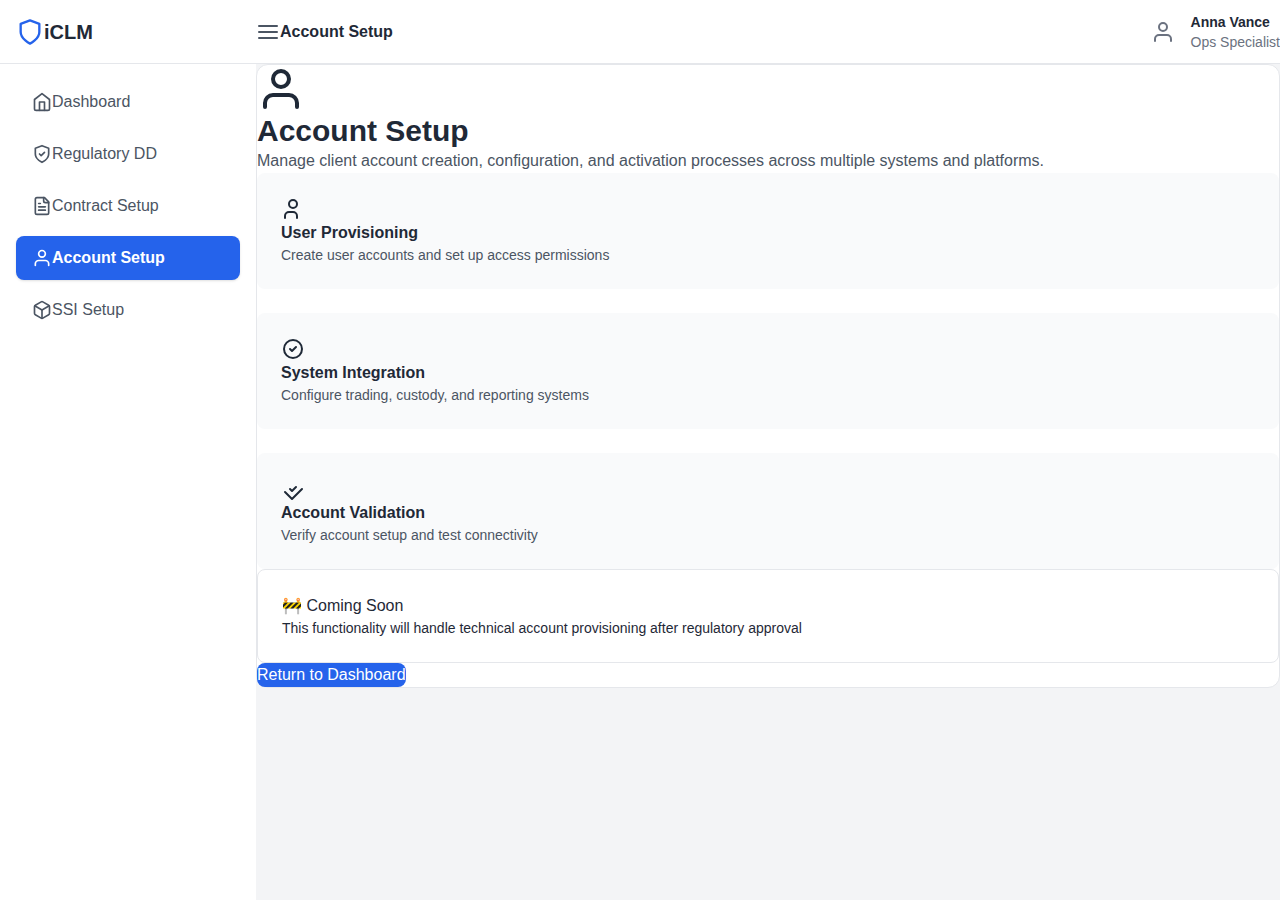
<file: templates/accounts.html>
<!DOCTYPE html>
<html lang="en">
<head>
    <meta charset="UTF-8">
    <meta name="viewport" content="width=device-width, initial-scale=1.0">
    <title>Account Setup - iCLM</title>
    <link rel="stylesheet" href="/static/css/tailwind.min.css">
    <style>
        body {
            font-family: -apple-system, BlinkMacSystemFont, 'Segoe UI', 'Roboto', 'Helvetica Neue', Arial, sans-serif;
        }
        .sidebar {
            transition: width 0.3s ease;
        }
        .sidebar-icon {
            flex-shrink: 0;
        }
        .sidebar-text {
            white-space: nowrap;
            overflow: hidden;
        }
    </style>
</head>
<body class="bg-gray-50 text-gray-800">
    <div class="flex h-screen">
        <!-- Sidebar -->
        <aside id="sidebar" class="sidebar bg-white w-64 flex flex-col shadow-lg">
            <div class="flex items-center justify-start p-4 border-b h-16">
                <svg xmlns="http://www.w3.org/2000/svg" width="28" height="28" viewBox="0 0 24 24" fill="none" stroke="currentColor" stroke-width="2" stroke-linecap="round" stroke-linejoin="round" class="text-blue-600"><path d="M12 22s8-4 8-10V5l-8-3-8 3v7c0 6 8 10 8 10z"></path></svg>
                <h1 id="sidebar-title" class="text-xl font-bold ml-3 text-gray-800 sidebar-text">iCLM</h1>
            </div>
            <nav class="flex-1 px-4 py-4 space-y-2">
                <a href="/" class="flex items-center px-4 py-2.5 text-gray-600 hover:bg-gray-200 rounded-lg">
                    <svg xmlns="http://www.w3.org/2000/svg" width="20" height="20" viewBox="0 0 24 24" fill="none" stroke="currentColor" stroke-width="2" stroke-linecap="round" stroke-linejoin="round" class="sidebar-icon"><path d="m3 9 9-7 9 7v11a2 2 0 0 1-2 2H5a2 2 0 0 1-2-2z"></path><polyline points="9 22 9 12 15 12 15 22"></polyline></svg>
                    <span class="ml-4 sidebar-text">Dashboard</span>
                </a>
                <a href="/regulatory" class="flex items-center px-4 py-2.5 text-gray-600 hover:bg-gray-200 rounded-lg">
                    <svg xmlns="http://www.w3.org/2000/svg" width="20" height="20" viewBox="0 0 24 24" fill="none" stroke="currentColor" stroke-width="2" stroke-linecap="round" stroke-linejoin="round" class="sidebar-icon"><path d="M12 22s8-4 8-10V5l-8-3-8 3v7c0 6 8 10 8 10z"></path><path d="m9 12 2 2 4-4"></path></svg>
                    <span class="ml-4 sidebar-text">Regulatory DD</span>
                </a>
                <a href="/contracts" class="flex items-center px-4 py-2.5 text-gray-600 hover:bg-gray-200 rounded-lg">
                    <svg xmlns="http://www.w3.org/2000/svg" width="20" height="20" viewBox="0 0 24 24" fill="none" stroke="currentColor" stroke-width="2" stroke-linecap="round" stroke-linejoin="round" class="sidebar-icon"><path d="M15 2H6a2 2 0 0 0-2 2v16a2 2 0 0 0 2 2h12a2 2 0 0 0 2-2V7Z"></path><path d="M14 2v4a2 2 0 0 0 2 2h4"></path><path d="M10 9H8"></path><path d="M16 13H8"></path><path d="M16 17H8"></path></svg>
                    <span class="ml-4 sidebar-text">Contract Setup</span>
                </a>
                <a href="/accounts" class="flex items-center px-4 py-2.5 text-white bg-blue-600 rounded-lg font-semibold shadow">
                    <svg xmlns="http://www.w3.org/2000/svg" width="20" height="20" viewBox="0 0 24 24" fill="none" stroke="currentColor" stroke-width="2" stroke-linecap="round" stroke-linejoin="round" class="sidebar-icon"><path d="M20 21v-2a4 4 0 0 0-4-4H8a4 4 0 0 0-4 4v2"></path><circle cx="12" cy="7" r="4"></circle></svg>
                    <span class="ml-4 sidebar-text">Account Setup</span>
                </a>
                <a href="/ssi" class="flex items-center px-4 py-2.5 text-gray-600 hover:bg-gray-200 rounded-lg">
                    <svg xmlns="http://www.w3.org/2000/svg" width="20" height="20" viewBox="0 0 24 24" fill="none" stroke="currentColor" stroke-width="2" stroke-linecap="round" stroke-linejoin="round" class="sidebar-icon"><path d="M21 16V8a2 2 0 0 0-1-1.73l-7-4a2 2 0 0 0-2 0l-7 4A2 2 0 0 0 3 8v8a2 2 0 0 0 1 1.73l7 4a2 2 0 0 0 2 0l7-4A2 2 0 0 0 21 16z"></path><polyline points="3.29 7 12 12 20.71 7"></polyline><line x1="12" y1="22" x2="12" y2="12"></line></svg>
                    <span class="ml-4 sidebar-text">SSI Setup</span>
                </a>
            </nav>
        </aside>

        <!-- Main Content -->
        <main class="flex-1 flex flex-col overflow-y-auto">
            <!-- Header -->
            <header class="flex items-center justify-between pl-16 pr-8 border-b bg-white shadow-sm h-16">
                <div class="flex items-center space-x-4">
                    <button id="toggle-sidebar" class="text-gray-600 hover:text-gray-800 focus:outline-none">
                        <svg xmlns="http://www.w3.org/2000/svg" width="24" height="24" viewBox="0 0 24 24" fill="none" stroke="currentColor" stroke-width="2" stroke-linecap="round" stroke-linejoin="round"><line x1="3" y1="12" x2="21" y2="12"></line><line x1="3" y1="6" x2="21" y2="6"></line><line x1="3" y1="18" x2="21" y2="18"></line></svg>
                    </button>
                    <h2 class="text-lg font-semibold text-gray-900">Account Setup</h2>
                </div>
                <div class="flex items-center">
                    <div class="w-10 h-10 rounded-full bg-gray-200 flex items-center justify-center">
                        <svg xmlns="http://www.w3.org/2000/svg" width="24" height="24" viewBox="0 0 24 24" fill="none" stroke="currentColor" stroke-width="2" stroke-linecap="round" stroke-linejoin="round" class="text-gray-500">
                            <path d="M20 21v-2a4 4 0 0 0-4-4H8a4 4 0 0 0-4 4v2"></path>
                            <circle cx="12" cy="7" r="4"></circle>
                        </svg>
                    </div>
                    <div class="ml-3 text-sm">
                        <p class="font-semibold text-gray-800">Anna Vance</p>
                        <p class="text-gray-500">Ops Specialist</p>
                    </div>
                </div>
            </header>

            <!-- Main Content Area -->
            <div class="flex-1 bg-gray-100 overflow-y-auto">
                <div class="max-w-7xl mx-auto px-8 py-8">

                    <!-- Coming Soon Card -->
                    <div class="bg-white rounded-xl shadow-sm border p-12 text-center">
                        <div class="mx-auto w-24 h-24 bg-cyan-50 rounded-full flex items-center justify-center mb-6">
                            <svg xmlns="http://www.w3.org/2000/svg" width="48" height="48" viewBox="0 0 24 24" fill="none" stroke="currentColor" stroke-width="2" stroke-linecap="round" stroke-linejoin="round" class="text-cyan-600"><path d="M20 21v-2a4 4 0 0 0-4-4H8a4 4 0 0 0-4 4v2"></path><circle cx="12" cy="7" r="4"></circle></svg>
                        </div>
                        <h1 class="text-3xl font-bold text-gray-900 mb-4">Account Setup</h1>
                        <p class="text-lg text-gray-600 mb-8 max-w-2xl mx-auto">
                            Manage client account creation, configuration, and activation processes across multiple systems and platforms.
                        </p>

                        <!-- Feature Preview -->
                        <div class="grid grid-cols-1 md:grid-cols-3 gap-6 max-w-4xl mx-auto mb-8">
                            <div class="bg-gray-50 p-6 rounded-lg">
                                <div class="w-12 h-12 bg-cyan-100 rounded-lg flex items-center justify-center mx-auto mb-4">
                                    <svg xmlns="http://www.w3.org/2000/svg" width="24" height="24" viewBox="0 0 24 24" fill="none" stroke="currentColor" stroke-width="2" stroke-linecap="round" stroke-linejoin="round" class="text-cyan-600"><path d="M16 21v-2a4 4 0 0 0-4-4H8a4 4 0 0 0-4 4v2"></path><circle cx="12" cy="7" r="4"></circle></svg>
                                </div>
                                <h3 class="font-semibold text-gray-900 mb-2">User Provisioning</h3>
                                <p class="text-sm text-gray-600">Create user accounts and set up access permissions</p>
                            </div>

                            <div class="bg-gray-50 p-6 rounded-lg">
                                <div class="w-12 h-12 bg-cyan-100 rounded-lg flex items-center justify-center mx-auto mb-4">
                                    <svg xmlns="http://www.w3.org/2000/svg" width="24" height="24" viewBox="0 0 24 24" fill="none" stroke="currentColor" stroke-width="2" stroke-linecap="round" stroke-linejoin="round" class="text-cyan-600"><path d="M9 12l2 2 4-4"></path><circle cx="12" cy="12" r="9"></circle></svg>
                                </div>
                                <h3 class="font-semibold text-gray-900 mb-2">System Integration</h3>
                                <p class="text-sm text-gray-600">Configure trading, custody, and reporting systems</p>
                            </div>

                            <div class="bg-gray-50 p-6 rounded-lg">
                                <div class="w-12 h-12 bg-cyan-100 rounded-lg flex items-center justify-center mx-auto mb-4">
                                    <svg xmlns="http://www.w3.org/2000/svg" width="24" height="24" viewBox="0 0 24 24" fill="none" stroke="currentColor" stroke-width="2" stroke-linecap="round" stroke-linejoin="round" class="text-cyan-600"><path d="m9 12 2 2 4-4"></path><path d="m21 12-10 10-7-7"></path></svg>
                                </div>
                                <h3 class="font-semibold text-gray-900 mb-2">Account Validation</h3>
                                <p class="text-sm text-gray-600">Verify account setup and test connectivity</p>
                            </div>
                        </div>

                        <div class="bg-blue-50 border border-blue-200 rounded-lg p-6 mb-6">
                            <p class="text-blue-800 font-medium">🚧 Coming Soon</p>
                            <p class="text-blue-700 text-sm mt-1">This functionality will handle technical account provisioning after regulatory approval</p>
                        </div>

                        <button onclick="window.location.href='/'" class="bg-blue-600 text-white px-6 py-3 rounded-lg hover:bg-blue-700 transition-colors">
                            Return to Dashboard
                        </button>
                    </div>

                </div>
            </div>
        </main>
    </div>

    <script>
        // Sidebar toggle functionality
        const sidebar = document.getElementById('sidebar');
        const toggleButton = document.getElementById('toggle-sidebar');

        if (toggleButton) {
            toggleButton.addEventListener('click', () => {
                sidebar.classList.toggle('w-64');
                sidebar.classList.toggle('w-20');
                document.getElementById('sidebar-title').classList.toggle('hidden');
                document.querySelectorAll('.sidebar-text').forEach(text => {
                    text.classList.toggle('hidden');
                });
            });
        }
    </script>
</body>
</html>
</file>
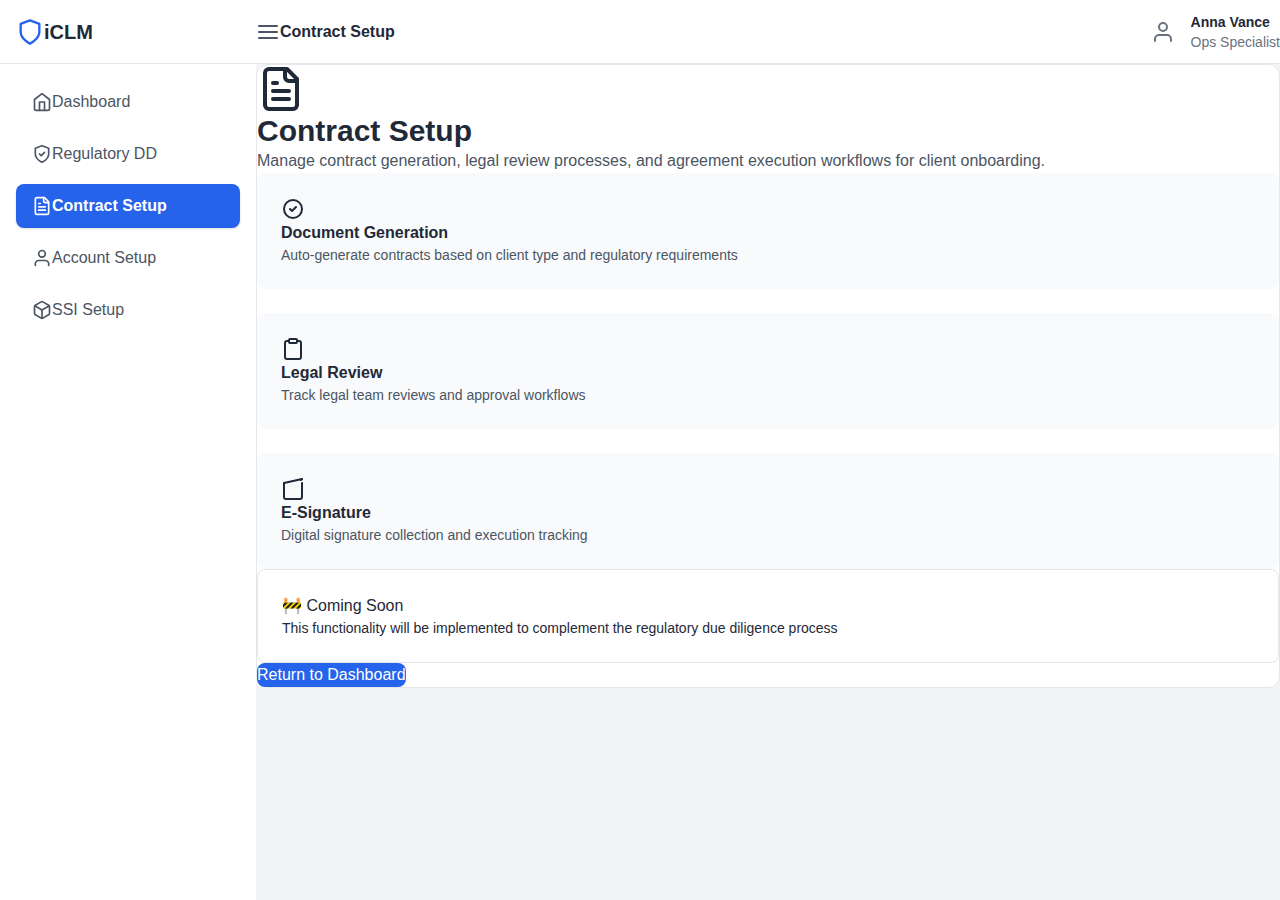
<file: templates/contracts.html>
<!DOCTYPE html>
<html lang="en">
<head>
    <meta charset="UTF-8">
    <meta name="viewport" content="width=device-width, initial-scale=1.0">
    <title>Contract Setup - iCLM</title>
    <link rel="stylesheet" href="/static/css/tailwind.min.css">
    <style>
        body {
            font-family: -apple-system, BlinkMacSystemFont, 'Segoe UI', 'Roboto', 'Helvetica Neue', Arial, sans-serif;
        }
        .sidebar {
            transition: width 0.3s ease;
        }
        .sidebar-icon {
            flex-shrink: 0;
        }
        .sidebar-text {
            white-space: nowrap;
            overflow: hidden;
        }
    </style>
</head>
<body class="bg-gray-50 text-gray-800">
    <div class="flex h-screen">
        <!-- Sidebar -->
        <aside id="sidebar" class="sidebar bg-white w-64 flex flex-col shadow-lg">
            <div class="flex items-center justify-start p-4 border-b h-16">
                <svg xmlns="http://www.w3.org/2000/svg" width="28" height="28" viewBox="0 0 24 24" fill="none" stroke="currentColor" stroke-width="2" stroke-linecap="round" stroke-linejoin="round" class="text-blue-600"><path d="M12 22s8-4 8-10V5l-8-3-8 3v7c0 6 8 10 8 10z"></path></svg>
                <h1 id="sidebar-title" class="text-xl font-bold ml-3 text-gray-800 sidebar-text">iCLM</h1>
            </div>
            <nav class="flex-1 px-4 py-4 space-y-2">
                <a href="/" class="flex items-center px-4 py-2.5 text-gray-600 hover:bg-gray-200 rounded-lg">
                    <svg xmlns="http://www.w3.org/2000/svg" width="20" height="20" viewBox="0 0 24 24" fill="none" stroke="currentColor" stroke-width="2" stroke-linecap="round" stroke-linejoin="round" class="sidebar-icon"><path d="m3 9 9-7 9 7v11a2 2 0 0 1-2 2H5a2 2 0 0 1-2-2z"></path><polyline points="9 22 9 12 15 12 15 22"></polyline></svg>
                    <span class="ml-4 sidebar-text">Dashboard</span>
                </a>
                <a href="/regulatory" class="flex items-center px-4 py-2.5 text-gray-600 hover:bg-gray-200 rounded-lg">
                    <svg xmlns="http://www.w3.org/2000/svg" width="20" height="20" viewBox="0 0 24 24" fill="none" stroke="currentColor" stroke-width="2" stroke-linecap="round" stroke-linejoin="round" class="sidebar-icon"><path d="M12 22s8-4 8-10V5l-8-3-8 3v7c0 6 8 10 8 10z"></path><path d="m9 12 2 2 4-4"></path></svg>
                    <span class="ml-4 sidebar-text">Regulatory DD</span>
                </a>
                <a href="/contracts" class="flex items-center px-4 py-2.5 text-white bg-blue-600 rounded-lg font-semibold shadow">
                    <svg xmlns="http://www.w3.org/2000/svg" width="20" height="20" viewBox="0 0 24 24" fill="none" stroke="currentColor" stroke-width="2" stroke-linecap="round" stroke-linejoin="round" class="sidebar-icon"><path d="M15 2H6a2 2 0 0 0-2 2v16a2 2 0 0 0 2 2h12a2 2 0 0 0 2-2V7Z"></path><path d="M14 2v4a2 2 0 0 0 2 2h4"></path><path d="M10 9H8"></path><path d="M16 13H8"></path><path d="M16 17H8"></path></svg>
                    <span class="ml-4 sidebar-text">Contract Setup</span>
                </a>
                <a href="/accounts" class="flex items-center px-4 py-2.5 text-gray-600 hover:bg-gray-200 rounded-lg">
                    <svg xmlns="http://www.w3.org/2000/svg" width="20" height="20" viewBox="0 0 24 24" fill="none" stroke="currentColor" stroke-width="2" stroke-linecap="round" stroke-linejoin="round" class="sidebar-icon"><path d="M20 21v-2a4 4 0 0 0-4-4H8a4 4 0 0 0-4 4v2"></path><circle cx="12" cy="7" r="4"></circle></svg>
                    <span class="ml-4 sidebar-text">Account Setup</span>
                </a>
                <a href="/ssi" class="flex items-center px-4 py-2.5 text-gray-600 hover:bg-gray-200 rounded-lg">
                    <svg xmlns="http://www.w3.org/2000/svg" width="20" height="20" viewBox="0 0 24 24" fill="none" stroke="currentColor" stroke-width="2" stroke-linecap="round" stroke-linejoin="round" class="sidebar-icon"><path d="M21 16V8a2 2 0 0 0-1-1.73l-7-4a2 2 0 0 0-2 0l-7 4A2 2 0 0 0 3 8v8a2 2 0 0 0 1 1.73l7 4a2 2 0 0 0 2 0l7-4A2 2 0 0 0 21 16z"></path><polyline points="3.29 7 12 12 20.71 7"></polyline><line x1="12" y1="22" x2="12" y2="12"></line></svg>
                    <span class="ml-4 sidebar-text">SSI Setup</span>
                </a>
            </nav>
        </aside>

        <!-- Main Content -->
        <main class="flex-1 flex flex-col overflow-y-auto">
            <!-- Header -->
            <header class="flex items-center justify-between pl-16 pr-8 border-b bg-white shadow-sm h-16">
                <div class="flex items-center space-x-4">
                    <button id="toggle-sidebar" class="text-gray-600 hover:text-gray-800 focus:outline-none">
                        <svg xmlns="http://www.w3.org/2000/svg" width="24" height="24" viewBox="0 0 24 24" fill="none" stroke="currentColor" stroke-width="2" stroke-linecap="round" stroke-linejoin="round"><line x1="3" y1="12" x2="21" y2="12"></line><line x1="3" y1="6" x2="21" y2="6"></line><line x1="3" y1="18" x2="21" y2="18"></line></svg>
                    </button>
                    <h2 class="text-lg font-semibold text-gray-900">Contract Setup</h2>
                </div>
                <div class="flex items-center">
                    <div class="w-10 h-10 rounded-full bg-gray-200 flex items-center justify-center">
                        <svg xmlns="http://www.w3.org/2000/svg" width="24" height="24" viewBox="0 0 24 24" fill="none" stroke="currentColor" stroke-width="2" stroke-linecap="round" stroke-linejoin="round" class="text-gray-500">
                            <path d="M20 21v-2a4 4 0 0 0-4-4H8a4 4 0 0 0-4 4v2"></path>
                            <circle cx="12" cy="7" r="4"></circle>
                        </svg>
                    </div>
                    <div class="ml-3 text-sm">
                        <p class="font-semibold text-gray-800">Anna Vance</p>
                        <p class="text-gray-500">Ops Specialist</p>
                    </div>
                </div>
            </header>

            <!-- Main Content Area -->
            <div class="flex-1 bg-gray-100 overflow-y-auto">
                <div class="max-w-7xl mx-auto px-8 py-8">

                    <!-- Coming Soon Card -->
                    <div class="bg-white rounded-xl shadow-sm border p-12 text-center">
                        <div class="mx-auto w-24 h-24 bg-purple-50 rounded-full flex items-center justify-center mb-6">
                            <svg xmlns="http://www.w3.org/2000/svg" width="48" height="48" viewBox="0 0 24 24" fill="none" stroke="currentColor" stroke-width="2" stroke-linecap="round" stroke-linejoin="round" class="text-purple-600"><path d="M15 2H6a2 2 0 0 0-2 2v16a2 2 0 0 0 2 2h12a2 2 0 0 0 2-2V7Z"></path><path d="M14 2v4a2 2 0 0 0 2 2h4"></path><path d="M10 9H8"></path><path d="M16 13H8"></path><path d="M16 17H8"></path></svg>
                        </div>
                        <h1 class="text-3xl font-bold text-gray-900 mb-4">Contract Setup</h1>
                        <p class="text-lg text-gray-600 mb-8 max-w-2xl mx-auto">
                            Manage contract generation, legal review processes, and agreement execution workflows for client onboarding.
                        </p>

                        <!-- Feature Preview -->
                        <div class="grid grid-cols-1 md:grid-cols-3 gap-6 max-w-4xl mx-auto mb-8">
                            <div class="bg-gray-50 p-6 rounded-lg">
                                <div class="w-12 h-12 bg-purple-100 rounded-lg flex items-center justify-center mx-auto mb-4">
                                    <svg xmlns="http://www.w3.org/2000/svg" width="24" height="24" viewBox="0 0 24 24" fill="none" stroke="currentColor" stroke-width="2" stroke-linecap="round" stroke-linejoin="round" class="text-purple-600"><path d="m9 12 2 2 4-4"></path><circle cx="12" cy="12" r="9"></circle></svg>
                                </div>
                                <h3 class="font-semibold text-gray-900 mb-2">Document Generation</h3>
                                <p class="text-sm text-gray-600">Auto-generate contracts based on client type and regulatory requirements</p>
                            </div>

                            <div class="bg-gray-50 p-6 rounded-lg">
                                <div class="w-12 h-12 bg-purple-100 rounded-lg flex items-center justify-center mx-auto mb-4">
                                    <svg xmlns="http://www.w3.org/2000/svg" width="24" height="24" viewBox="0 0 24 24" fill="none" stroke="currentColor" stroke-width="2" stroke-linecap="round" stroke-linejoin="round" class="text-purple-600"><path d="M16 4h2a2 2 0 0 1 2 2v14a2 2 0 0 1-2 2H6a2 2 0 0 1-2-2V6a2 2 0 0 1 2-2h2"></path><rect x="8" y="2" width="8" height="4" rx="1" ry="1"></rect></svg>
                                </div>
                                <h3 class="font-semibold text-gray-900 mb-2">Legal Review</h3>
                                <p class="text-sm text-gray-600">Track legal team reviews and approval workflows</p>
                            </div>

                            <div class="bg-gray-50 p-6 rounded-lg">
                                <div class="w-12 h-12 bg-purple-100 rounded-lg flex items-center justify-center mx-auto mb-4">
                                    <svg xmlns="http://www.w3.org/2000/svg" width="24" height="24" viewBox="0 0 24 24" fill="none" stroke="currentColor" stroke-width="2" stroke-linecap="round" stroke-linejoin="round" class="text-purple-600"><path d="m21 2-1 1"></path><path d="M3 6v14a2 2 0 0 0 2 2h14a2 2 0 0 0 2-2V6"></path><path d="M3 6l18-4"></path></svg>
                                </div>
                                <h3 class="font-semibold text-gray-900 mb-2">E-Signature</h3>
                                <p class="text-sm text-gray-600">Digital signature collection and execution tracking</p>
                            </div>
                        </div>

                        <div class="bg-blue-50 border border-blue-200 rounded-lg p-6 mb-6">
                            <p class="text-blue-800 font-medium">🚧 Coming Soon</p>
                            <p class="text-blue-700 text-sm mt-1">This functionality will be implemented to complement the regulatory due diligence process</p>
                        </div>

                        <button onclick="window.location.href='/'" class="bg-blue-600 text-white px-6 py-3 rounded-lg hover:bg-blue-700 transition-colors">
                            Return to Dashboard
                        </button>
                    </div>

                </div>
            </div>
        </main>
    </div>

    <script>
        // Sidebar toggle functionality
        const sidebar = document.getElementById('sidebar');
        const toggleButton = document.getElementById('toggle-sidebar');

        if (toggleButton) {
            toggleButton.addEventListener('click', () => {
                sidebar.classList.toggle('w-64');
                sidebar.classList.toggle('w-20');
                document.getElementById('sidebar-title').classList.toggle('hidden');
                document.querySelectorAll('.sidebar-text').forEach(text => {
                    text.classList.toggle('hidden');
                });
            });
        }
    </script>
</body>
</html>
</file>
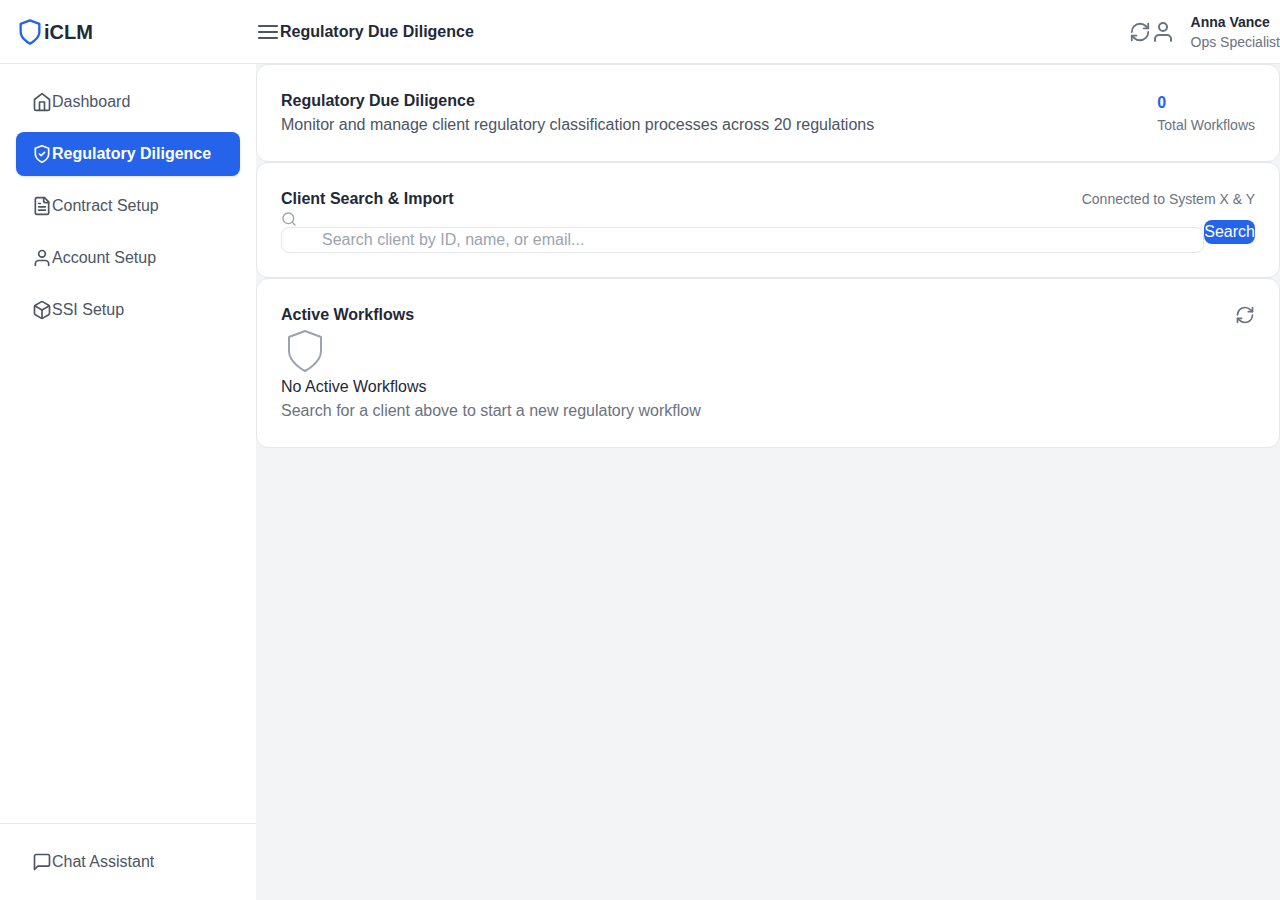
<file: templates/regulatory 2.html>
<!DOCTYPE html>
<html lang="en">
<head>
    <meta charset="UTF-8">
    <meta name="viewport" content="width=device-width, initial-scale=1.0">
    <title>Regulatory Due Diligence - iCLM</title>
    <link rel="stylesheet" href="/static/css/tailwind.min.css">
    <style>
        body {
            font-family: -apple-system, BlinkMacSystemFont, 'Segoe UI', 'Roboto', 'Helvetica Neue', Arial, sans-serif;
        }
        .sidebar {
            transition: width 0.3s ease;
        }
        .sidebar-icon {
            flex-shrink: 0;
        }
        .sidebar-text {
            white-space: nowrap;
            overflow: hidden;
        }
        .status-badge {
            display: inline-flex;
            align-items: center;
            padding: 0.25rem 0.75rem;
            border-radius: 9999px;
            font-size: 0.75rem;
            font-weight: 600;
            text-transform: uppercase;
        }
        .status-passed {
            background-color: #dcfce7;
            color: #166534;
        }
        .status-failed {
            background-color: #fee2e2;
            color: #991b1b;
        }
        .status-manual-review {
            background-color: #fef3c7;
            color: #92400e;
        }
        .status-pending {
            background-color: #f3f4f6;
            color: #374151;
        }
        .check-card {
            transition: all 0.2s ease;
        }
        .check-card:hover {
            box-shadow: 0 10px 15px -3px rgba(0, 0, 0, 0.1);
            transform: translateY(-1px);
        }
        .progress-bar {
            background: linear-gradient(90deg, #3b82f6, #10b981);
            border-radius: 9999px;
            height: 0.5rem;
            transition: width 0.3s ease;
        }
    </style>
</head>
<body class="bg-gray-50 text-gray-800">
    <div class="flex h-screen">
        <!-- Sidebar -->
        <aside id="sidebar" class="sidebar bg-white w-64 flex flex-col shadow-lg">
            <div class="flex items-center justify-start p-4 border-b h-16">
                <svg xmlns="http://www.w3.org/2000/svg" width="28" height="28" viewBox="0 0 24 24" fill="none" stroke="currentColor" stroke-width="2" stroke-linecap="round" stroke-linejoin="round" class="text-blue-600"><path d="M12 22s8-4 8-10V5l-8-3-8 3v7c0 6 8 10 8 10z"></path></svg>
                <h1 id="sidebar-title" class="text-xl font-bold ml-3 text-gray-800 sidebar-text">iCLM</h1>
            </div>
            <nav class="flex-1 px-4 py-4 space-y-2">
                <a href="/" class="flex items-center px-4 py-2.5 text-gray-600 hover:bg-gray-200 rounded-lg">
                    <svg xmlns="http://www.w3.org/2000/svg" width="20" height="20" viewBox="0 0 24 24" fill="none" stroke="currentColor" stroke-width="2" stroke-linecap="round" stroke-linejoin="round" class="sidebar-icon"><path d="m3 9 9-7 9 7v11a2 2 0 0 1-2 2H5a2 2 0 0 1-2-2z"></path><polyline points="9 22 9 12 15 12 15 22"></polyline></svg>
                    <span class="ml-4 sidebar-text">Dashboard</span>
                </a>
                <a href="/regulatory" class="flex items-center px-4 py-2.5 text-white bg-blue-600 rounded-lg font-semibold shadow">
                    <svg xmlns="http://www.w3.org/2000/svg" width="20" height="20" viewBox="0 0 24 24" fill="none" stroke="currentColor" stroke-width="2" stroke-linecap="round" stroke-linejoin="round" class="sidebar-icon"><path d="M12 22s8-4 8-10V5l-8-3-8 3v7c0 6 8 10 8 10z"></path><path d="m9 12 2 2 4-4"></path></svg>
                    <span class="ml-4 sidebar-text">Regulatory Diligence</span>
                </a>
                <a href="/contracts" class="flex items-center px-4 py-2.5 text-gray-600 hover:bg-gray-200 rounded-lg">
                    <svg xmlns="http://www.w3.org/2000/svg" width="20" height="20" viewBox="0 0 24 24" fill="none" stroke="currentColor" stroke-width="2" stroke-linecap="round" stroke-linejoin="round" class="sidebar-icon"><path d="M15 2H6a2 2 0 0 0-2 2v16a2 2 0 0 0 2 2h12a2 2 0 0 0 2-2V7Z"></path><path d="M14 2v4a2 2 0 0 0 2 2h4"></path><path d="M10 9H8"></path><path d="M16 13H8"></path><path d="M16 17H8"></path></svg>
                    <span class="ml-4 sidebar-text">Contract Setup</span>
                </a>
                <a href="/accounts" class="flex items-center px-4 py-2.5 text-gray-600 hover:bg-gray-200 rounded-lg">
                    <svg xmlns="http://www.w3.org/2000/svg" width="20" height="20" viewBox="0 0 24 24" fill="none" stroke="currentColor" stroke-width="2" stroke-linecap="round" stroke-linejoin="round" class="sidebar-icon"><path d="M20 21v-2a4 4 0 0 0-4-4H8a4 4 0 0 0-4 4v2"></path><circle cx="12" cy="7" r="4"></circle></svg>
                    <span class="ml-4 sidebar-text">Account Setup</span>
                </a>
                <a href="/ssi" class="flex items-center px-4 py-2.5 text-gray-600 hover:bg-gray-200 rounded-lg">
                    <svg xmlns="http://www.w3.org/2000/svg" width="20" height="20" viewBox="0 0 24 24" fill="none" stroke="currentColor" stroke-width="2" stroke-linecap="round" stroke-linejoin="round" class="sidebar-icon"><path d="M21 16V8a2 2 0 0 0-1-1.73l-7-4a2 2 0 0 0-2 0l-7 4A2 2 0 0 0 3 8v8a2 2 0 0 0 1 1.73l7 4a2 2 0 0 0 2 0l7-4A2 2 0 0 0 21 16z"></path><polyline points="3.29 7 12 12 20.71 7"></polyline><line x1="12" y1="22" x2="12" y2="12"></line></svg>
                    <span class="ml-4 sidebar-text">SSI Setup</span>
                </a>
            </nav>
            <div class="p-4 border-t mt-auto">
                <button id="chat-toggle" class="flex items-center px-4 py-2.5 text-gray-600 hover:bg-gray-200 rounded-lg w-full">
                    <svg xmlns="http://www.w3.org/2000/svg" width="20" height="20" viewBox="0 0 24 24" fill="none" stroke="currentColor" stroke-width="2" stroke-linecap="round" stroke-linejoin="round" class="sidebar-icon"><path d="M21 15a2 2 0 0 1-2 2H7l-4 4V5a2 2 0 0 1 2-2h14a2 2 0 0 1 2 2z"></path></svg>
                    <span class="ml-4 sidebar-text">Chat Assistant</span>
                </button>
            </div>
        </aside>

        <!-- Main Content -->
        <main class="flex-1 flex flex-col overflow-y-auto">
            <!-- Header -->
            <header class="flex items-center justify-between pl-16 pr-8 border-b bg-white shadow-sm h-16">
                <div class="flex items-center space-x-4">
                    <button id="toggle-sidebar" class="text-gray-600 hover:text-gray-800 focus:outline-none">
                        <svg xmlns="http://www.w3.org/2000/svg" width="24" height="24" viewBox="0 0 24 24" fill="none" stroke="currentColor" stroke-width="2" stroke-linecap="round" stroke-linejoin="round"><line x1="3" y1="12" x2="21" y2="12"></line><line x1="3" y1="6" x2="21" y2="6"></line><line x1="3" y1="18" x2="21" y2="18"></line></svg>
                    </button>
                    <h2 class="text-lg font-semibold text-gray-900">Regulatory Due Diligence</h2>
                </div>
                <div class="flex items-center space-x-4">
                    <button id="refresh-data" class="text-gray-500 hover:text-gray-800">
                        <svg xmlns="http://www.w3.org/2000/svg" width="22" height="22" viewBox="0 0 24 24" fill="none" stroke="currentColor" stroke-width="2" stroke-linecap="round" stroke-linejoin="round"><path d="M3 12a9 9 0 0 1 9-9 9.75 9.75 0 0 1 6.74 2.74L21 8"></path><path d="M21 3v5h-5"></path><path d="M21 12a9 9 0 0 1-9 9 9.75 9.75 0 0 1-6.74-2.74L3 16"></path><path d="M3 21v-5h5"></path></svg>
                    </button>
                    <div class="flex items-center">
                        <div class="w-10 h-10 rounded-full bg-gray-200 flex items-center justify-center">
                            <svg xmlns="http://www.w3.org/2000/svg" width="24" height="24" viewBox="0 0 24 24" fill="none" stroke="currentColor" stroke-width="2" stroke-linecap="round" stroke-linejoin="round" class="text-gray-500">
                                <path d="M20 21v-2a4 4 0 0 0-4-4H8a4 4 0 0 0-4 4v2"></path>
                                <circle cx="12" cy="7" r="4"></circle>
                            </svg>
                        </div>
                        <div class="ml-3 text-sm">
                            <p class="font-semibold text-gray-800">Anna Vance</p>
                            <p class="text-gray-500">Ops Specialist</p>
                        </div>
                    </div>
                </div>
            </header>

            <!-- Main Content Area -->
            <div class="flex-1 bg-gray-100 overflow-y-auto">
                <div class="max-w-7xl mx-auto px-8 py-8">

                    <!-- Page Header -->
                    <div class="mb-8">
                        <div class="bg-white p-6 rounded-xl shadow-sm border">
                            <div class="flex items-center justify-between">
                                <div>
                                    <h1 class="text-2xl font-bold text-gray-900 mb-2">Regulatory Due Diligence</h1>
                                    <p class="text-gray-600">Monitor and manage client regulatory classification processes across 20 regulations</p>
                                </div>
                                <div class="flex items-center space-x-4">
                                    <div class="text-center">
                                        <p class="text-2xl font-bold text-blue-600" id="total-workflows">0</p>
                                        <p class="text-sm text-gray-500">Total Workflows</p>
                                    </div>
                                </div>
                            </div>
                        </div>
                    </div>

                    <!-- Client Search Section -->
                    <div class="mb-8">
                        <div class="bg-white rounded-xl shadow-sm border p-6">
                            <div class="flex items-center justify-between mb-4">
                                <h3 class="text-lg font-semibold text-gray-900">Client Search & Import</h3>
                                <div class="flex items-center space-x-2">
                                    <span class="text-sm text-gray-500">Connected to System X & Y</span>
                                    <div class="w-2 h-2 bg-green-400 rounded-full"></div>
                                </div>
                            </div>
                            <div class="flex items-center space-x-4">
                                <div class="flex-1 relative">
                                    <svg xmlns="http://www.w3.org/2000/svg" width="16" height="16" viewBox="0 0 24 24" fill="none" stroke="currentColor" stroke-width="2" stroke-linecap="round" stroke-linejoin="round" class="absolute left-3 top-3 text-gray-400"><circle cx="11" cy="11" r="8"></circle><path d="m21 21-4.35-4.35"></path></svg>
                                    <input type="text" id="client-search" placeholder="Search client by ID, name, or email..." class="w-full pl-10 pr-4 py-3 border border-gray-300 rounded-lg focus:outline-none focus:ring-2 focus:ring-blue-500">
                                </div>
                                <button id="search-btn" class="bg-blue-600 text-white px-6 py-3 rounded-lg hover:bg-blue-700 transition-colors">
                                    Search
                                </button>
                            </div>
                            <div id="search-results" class="mt-4 hidden">
                                <!-- Search results will be populated here -->
                            </div>
                        </div>
                    </div>

                    <!-- Active Workflows Section -->
                    <div id="active-workflows" class="mb-8">
                        <div class="bg-white rounded-xl shadow-sm border p-6">
                            <div class="flex items-center justify-between mb-4">
                                <h3 class="text-lg font-semibold text-gray-900">Active Workflows</h3>
                                <button id="refresh-workflows" class="text-gray-500 hover:text-gray-800">
                                    <svg xmlns="http://www.w3.org/2000/svg" width="20" height="20" viewBox="0 0 24 24" fill="none" stroke="currentColor" stroke-width="2" stroke-linecap="round" stroke-linejoin="round"><path d="M3 12a9 9 0 0 1 9-9 9.75 9.75 0 0 1 6.74 2.74L21 8"></path><path d="M21 3v5h-5"></path><path d="M21 12a9 9 0 0 1-9 9 9.75 9.75 0 0 1-6.74-2.74L3 16"></path><path d="M3 21v-5h5"></path></svg>
                                </button>
                            </div>
                            <div id="workflows-list">
                                <div class="text-center py-8">
                                    <svg xmlns="http://www.w3.org/2000/svg" width="48" height="48" viewBox="0 0 24 24" fill="none" stroke="currentColor" stroke-width="1" stroke-linecap="round" stroke-linejoin="round" class="mx-auto text-gray-400 mb-4"><path d="M12 22s8-4 8-10V5l-8-3-8 3v7c0 6 8 10 8 10z"></path></svg>
                                    <h4 class="text-lg font-medium text-gray-900 mb-2">No Active Workflows</h4>
                                    <p class="text-gray-500">Search for a client above to start a new regulatory workflow</p>
                                </div>
                            </div>
                        </div>
                    </div>

                    <!-- Workflow Detail View -->
                    <div id="workflow-detail" class="hidden">
                        <!-- Workflow steps and progress will be shown here -->
                    </div>

                </div>
            </div>
        </main>
    </div>

    <!-- Chat Widget -->
    <div id="chat-widget" class="hidden fixed bottom-6 right-6 w-96 h-96 bg-white rounded-lg shadow-xl border">
        <div class="flex items-center justify-between p-4 bg-blue-600 text-white rounded-t-lg">
            <h3 class="font-semibold">Regulatory Assistant</h3>
            <button id="chat-close" class="text-white hover:text-gray-200">
                <svg xmlns="http://www.w3.org/2000/svg" width="20" height="20" viewBox="0 0 24 24" fill="none" stroke="currentColor" stroke-width="2" stroke-linecap="round" stroke-linejoin="round"><line x1="18" y1="6" x2="6" y2="18"></line><line x1="6" y1="6" x2="18" y2="18"></line></svg>
            </button>
        </div>
        <div id="chat-messages" class="flex-1 p-4 h-72 overflow-y-auto">
            <div class="text-sm text-gray-600 mb-4">
                <div class="bg-gray-100 p-3 rounded-lg">
                    Hello! I'm your regulatory assistant. Ask me about client classifications, regulation details, or system status.
                </div>
            </div>
        </div>
        <div class="p-4 border-t">
            <div class="flex space-x-2">
                <input type="text" id="chat-input" placeholder="Ask about regulatory processes..." class="flex-1 px-3 py-2 border border-gray-300 rounded-lg focus:outline-none focus:ring-2 focus:ring-blue-500">
                <button id="chat-send" class="bg-blue-600 text-white px-4 py-2 rounded-lg hover:bg-blue-700">
                    <svg xmlns="http://www.w3.org/2000/svg" width="16" height="16" viewBox="0 0 24 24" fill="none" stroke="currentColor" stroke-width="2" stroke-linecap="round" stroke-linejoin="round"><line x1="22" y1="2" x2="11" y2="13"></line><polygon points="22,2 15,22 11,13 2,9 22,2"></polygon></svg>
                </button>
            </div>
        </div>
    </div>

    <script>
        // Global state
        let activeWorkflows = [];
        let currentWorkflow = null;
        let searchResults = [];

        // DOM Elements
        const sidebar = document.getElementById('sidebar');
        const toggleButton = document.getElementById('toggle-sidebar');
        const chatWidget = document.getElementById('chat-widget');
        const chatToggle = document.getElementById('chat-toggle');
        const chatClose = document.getElementById('chat-close');
        const chatInput = document.getElementById('chat-input');
        const chatSend = document.getElementById('chat-send');
        const chatMessages = document.getElementById('chat-messages');
        const refreshButton = document.getElementById('refresh-data');
        const triggerDemoButton = document.getElementById('trigger-demo');
        const clientSearchInput = document.getElementById('client-search');
        const searchButton = document.getElementById('search-btn');
        const searchResultsContainer = document.getElementById('search-results');
        const workflowsListContainer = document.getElementById('workflows-list');
        const workflowDetailContainer = document.getElementById('workflow-detail');
        const refreshWorkflowsButton = document.getElementById('refresh-workflows');

        // Sidebar functionality
        if (toggleButton) {
            toggleButton.addEventListener('click', () => {
                sidebar.classList.toggle('w-64');
                sidebar.classList.toggle('w-20');
                document.getElementById('sidebar-title').classList.toggle('hidden');
                document.querySelectorAll('.sidebar-text').forEach(text => {
                    text.classList.toggle('hidden');
                });
            });
        }

        // Chat functionality
        chatToggle.addEventListener('click', () => {
            chatWidget.classList.toggle('hidden');
        });

        chatClose.addEventListener('click', () => {
            chatWidget.classList.add('hidden');
        });

        function addChatMessage(message, isUser = false) {
            const messageDiv = document.createElement('div');
            messageDiv.className = `mb-3 ${isUser ? 'text-right' : ''}`;

            const bubble = document.createElement('div');
            bubble.className = `inline-block p-3 rounded-lg max-w-xs text-sm ${
                isUser
                    ? 'bg-blue-600 text-white rounded-br-none'
                    : 'bg-gray-100 text-gray-800 rounded-bl-none'
            }`;
            bubble.textContent = message;

            messageDiv.appendChild(bubble);
            chatMessages.appendChild(messageDiv);
            chatMessages.scrollTop = chatMessages.scrollHeight;
        }

        function handleChatMessage() {
            const message = chatInput.value.trim();
            if (!message) return;

            addChatMessage(message, true);
            chatInput.value = '';

            // Simulate AI response
            setTimeout(() => {
                const responses = [
                    "Based on current regulatory data, I can help you understand compliance status for specific clients.",
                    "The system currently monitors 20 different regulations across 3 check categories.",
                    "Would you like me to explain the document validation process or data quality checks?",
                    "I can provide details about specific regulatory classifications if you have a client ID.",
                    "The high-level checks typically focus on AUM thresholds, jurisdiction eligibility, and entity type validation."
                ];
                const randomResponse = responses[Math.floor(Math.random() * responses.length)];
                addChatMessage(randomResponse);
            }, 1000);
        }

        chatSend.addEventListener('click', handleChatMessage);
        chatInput.addEventListener('keypress', (e) => {
            if (e.key === 'Enter') {
                handleChatMessage();
            }
        });

        // Utility functions
        function getStatusBadgeClass(status) {
            switch (status) {
                case 'passed': return 'status-passed';
                case 'failed': return 'status-failed';
                case 'manual_review': return 'status-manual-review';
                default: return 'status-pending';
            }
        }

        function formatDateTime(dateString) {
            if (!dateString) return 'N/A';
            return new Date(dateString).toLocaleString();
        }

        function updateHeaderStats() {
            document.getElementById('total-workflows').textContent = activeWorkflows.length;
        }

        function renderSearchResults(results) {
            if (!results || results.length === 0) {
                searchResultsContainer.innerHTML = `
                    <div class="bg-gray-50 rounded-lg p-4 text-center">
                        <p class="text-gray-500">No clients found matching your search criteria</p>
                    </div>
                `;
                searchResultsContainer.classList.remove('hidden');
                return;
            }

            const resultsHtml = results.map(client => `
                <div class="border rounded-lg p-4 hover:bg-gray-50 cursor-pointer" onclick="selectClient('${client.client_id}')">
                    <div class="flex items-center justify-between">
                        <div>
                            <h4 class="font-semibold text-gray-900">${client.entity_name}</h4>
                            <p class="text-sm text-gray-600">ID: ${client.client_id} | ${client.entity_type} | ${client.jurisdiction}</p>
                            <p class="text-xs text-gray-500">AUM: $${(client.aum_usd / 1000000).toFixed(1)}M</p>
                        </div>
                        <div class="flex items-center space-x-2">
                            <button onclick="selectClient('${client.client_id}')" class="bg-blue-600 text-white px-4 py-2 rounded-lg hover:bg-blue-700 text-sm">
                                Start Workflow
                            </button>
                        </div>
                    </div>
                </div>
            `).join('');

            searchResultsContainer.innerHTML = `
                <div class="space-y-3">
                    <h4 class="font-medium text-gray-900">Search Results (${results.length})</h4>
                    ${resultsHtml}
                </div>
            `;
            searchResultsContainer.classList.remove('hidden');
        }

        async function selectClient(clientId) {
            try {
                // Search for the client to get their data
                const clientResponse = await fetch(`/api/regulatory/search_client/${clientId}`);
                const clientData = await clientResponse.json();

                // Create a new workflow for this client
                const workflowResponse = await fetch('/api/regulatory/workflow/create', {
                    method: 'POST',
                    headers: {
                        'Content-Type': 'application/json'
                    },
                    body: JSON.stringify({ client_id: clientId })
                });

                const workflow = await workflowResponse.json();
                addChatMessage(`Started regulatory workflow for ${clientData.entity_name}. Processing ${workflow.applicable_regulations.length} regulations.`);

                // Refresh workflows list
                await loadWorkflows();

                // Clear search results
                searchResultsContainer.classList.add('hidden');
                clientSearchInput.value = '';

            } catch (error) {
                console.error('Error creating workflow:', error);
                addChatMessage('Error creating workflow. Please try again.');
            }
        }

        function renderWorkflows() {
            if (activeWorkflows.length === 0) {
                workflowsListContainer.innerHTML = `
                    <div class="text-center py-8">
                        <svg xmlns="http://www.w3.org/2000/svg" width="48" height="48" viewBox="0 0 24 24" fill="none" stroke="currentColor" stroke-width="1" stroke-linecap="round" stroke-linejoin="round" class="mx-auto text-gray-400 mb-4"><path d="M12 22s8-4 8-10V5l-8-3-8 3v7c0 6 8 10 8 10z"></path></svg>
                        <h4 class="text-lg font-medium text-gray-900 mb-2">No Active Workflows</h4>
                        <p class="text-gray-500">Search for a client above to start a new regulatory workflow</p>
                    </div>
                `;
                return;
            }

            const workflowsHtml = activeWorkflows.map(workflow => {
                const progress = getWorkflowProgress(workflow);
                const statusClass = getWorkflowStatusClass(workflow.overall_status);

                return `
                    <div class="border rounded-lg p-4 hover:bg-gray-50 cursor-pointer" onclick="selectWorkflow('${workflow.workflow_id}')">
                        <div class="flex items-center justify-between">
                            <div class="flex-1">
                                <div class="flex items-center space-x-3 mb-2">
                                    <h4 class="font-semibold text-gray-900">${workflow.client_data?.entity_name || workflow.client_id}</h4>
                                    <span class="status-badge ${statusClass}">${workflow.overall_status.replace('_', ' ')}</span>
                                </div>
                                <p class="text-sm text-gray-600">ID: ${workflow.client_id} | ${workflow.applicable_regulations.length} regulations</p>
                                <div class="mt-2">
                                    <div class="flex items-center justify-between text-xs text-gray-500 mb-1">
                                        <span>Progress</span>
                                        <span>${progress.completed}/${progress.total} steps</span>
                                    </div>
                                    <div class="w-full bg-gray-200 rounded-full h-2">
                                        <div class="progress-bar h-2" style="width: ${(progress.completed / progress.total) * 100}%"></div>
                                    </div>
                                </div>
                            </div>
                            <div class="ml-4 text-right">
                                <p class="text-xs text-gray-500">Created</p>
                                <p class="text-sm font-medium">${formatDateTime(workflow.created_at)}</p>
                            </div>
                        </div>
                    </div>
                `;
            }).join('');

            workflowsListContainer.innerHTML = workflowsHtml;
        }

        function getWorkflowProgress(workflow) {
            const steps = Object.values(workflow.workflow_steps);
            const completed = steps.filter(step => step.status === 'completed').length;
            return { completed, total: steps.length };
        }

        function getWorkflowStatusClass(status) {
            switch (status) {
                case 'completed': return 'status-passed';
                case 'failed': return 'status-failed';
                case 'manual_review': return 'status-manual-review';
                default: return 'status-pending';
            }
        }

        // API functions
        async function searchClients() {
            const query = clientSearchInput.value.trim();
            if (!query) return;

            try {
                // For demo purposes, search our sample clients
                const sampleClients = [
                    { client_id: 'CLIENT_001', entity_name: 'Alpha Capital Management', entity_type: 'hedge_fund', jurisdiction: 'US', aum_usd: 250000000 },
                    { client_id: 'CLIENT_002', entity_name: 'Beta Investment Advisors', entity_type: 'investment_advisor', jurisdiction: 'EU', aum_usd: 120000000 },
                    { client_id: 'CLIENT_003', entity_name: 'Gamma Asset Management', entity_type: 'asset_manager', jurisdiction: 'UK', aum_usd: 500000000 }
                ];

                const results = sampleClients.filter(client =>
                    client.client_id.toLowerCase().includes(query.toLowerCase()) ||
                    client.entity_name.toLowerCase().includes(query.toLowerCase())
                );

                searchResults = results;
                renderSearchResults(results);
            } catch (error) {
                console.error('Error searching clients:', error);
            }
        }

        async function loadWorkflows() {
            try {
                const response = await fetch('/api/regulatory/workflows');
                activeWorkflows = await response.json();
                updateHeaderStats();
                renderWorkflows();
            } catch (error) {
                console.error('Error loading workflows:', error);
            }
        }

        async function selectWorkflow(workflowId) {
            try {
                const response = await fetch(`/api/regulatory/workflow/${workflowId}`);
                currentWorkflow = await response.json();
                renderWorkflowDetail();
                workflowDetailContainer.classList.remove('hidden');

                // Scroll to workflow detail
                workflowDetailContainer.scrollIntoView({ behavior: 'smooth' });
            } catch (error) {
                console.error('Error loading workflow details:', error);
            }
        }

        function renderWorkflowDetail() {
            if (!currentWorkflow) return;

            const steps = [
                { key: 'client_import', name: 'Client Import', icon: '📥' },
                { key: 'regulation_classification', name: 'Regulation Classification', icon: '⚖️' },
                { key: 'document_validation', name: 'Document Validation', icon: '📄' },
                { key: 'manual_review', name: 'Manual Review', icon: '👥' },
                { key: 'client_communication', name: 'Client Communication', icon: '📧' }
            ];

            const stepsHtml = steps.map((step, index) => {
                const workflowStep = currentWorkflow.workflow_steps[step.key];
                const statusClass = getWorkflowStatusClass(workflowStep.status);
                const isActive = workflowStep.status === 'in_progress';
                const canExecute = workflowStep.status === 'pending' && (index === 0 || steps[index - 1] && currentWorkflow.workflow_steps[steps[index - 1].key].status === 'completed');

                return `
                    <div class="flex items-center space-x-4 p-6 bg-white rounded-lg border ${isActive ? 'ring-2 ring-blue-500' : ''}">
                        <div class="text-3xl">${step.icon}</div>
                        <div class="flex-1">
                            <h4 class="font-semibold text-gray-900">${step.name}</h4>
                            <p class="text-sm text-gray-600">${workflowStep.description || 'Processing step...'}</p>
                            <div class="flex items-center space-x-2 mt-2">
                                <span class="status-badge ${statusClass}">${workflowStep.status.replace('_', ' ')}</span>
                                ${workflowStep.started_at ? `<span class="text-xs text-gray-500">Started: ${formatDateTime(workflowStep.started_at)}</span>` : ''}
                            </div>
                        </div>
                        <div class="flex flex-col space-y-2">
                            ${canExecute ? `<button onclick="executeWorkflowStep('${currentWorkflow.workflow_id}', '${step.key}')" class="bg-blue-600 text-white px-4 py-2 rounded text-sm hover:bg-blue-700">Execute</button>` : ''}
                            ${workflowStep.status === 'completed' ? `<button onclick="viewStepResults('${step.key}')" class="bg-gray-200 text-gray-700 px-4 py-2 rounded text-sm hover:bg-gray-300">View Results</button>` : ''}
                        </div>
                    </div>
                `;
            }).join('');

            workflowDetailContainer.innerHTML = `
                <div class="bg-white rounded-xl shadow-sm border p-6">
                    <div class="flex items-center justify-between mb-6">
                        <div>
                            <h3 class="text-xl font-semibold text-gray-900">${currentWorkflow.client_data?.entity_name || currentWorkflow.client_id}</h3>
                            <p class="text-gray-600">Workflow ID: ${currentWorkflow.workflow_id}</p>
                        </div>
                        <div class="flex space-x-2">
                            <span class="status-badge ${getWorkflowStatusClass(currentWorkflow.overall_status)}">${currentWorkflow.overall_status.replace('_', ' ')}</span>
                            <button onclick="closeWorkflowDetail()" class="text-gray-500 hover:text-gray-700">
                                <svg xmlns="http://www.w3.org/2000/svg" width="20" height="20" viewBox="0 0 24 24" fill="none" stroke="currentColor" stroke-width="2" stroke-linecap="round" stroke-linejoin="round"><line x1="18" y1="6" x2="6" y2="18"></line><line x1="6" y1="6" x2="18" y2="18"></line></svg>
                            </button>
                        </div>
                    </div>

                    <div class="space-y-4">
                        <h4 class="font-medium text-gray-900">Workflow Steps</h4>
                        <div class="space-y-3">
                            ${stepsHtml}
                        </div>
                    </div>

                    ${currentWorkflow.applicable_regulations.length > 0 ? `
                        <div class="mt-6 pt-6 border-t">
                            <h4 class="font-medium text-gray-900 mb-3">Applicable Regulations (${currentWorkflow.applicable_regulations.length})</h4>
                            <div class="flex flex-wrap gap-2">
                                ${currentWorkflow.applicable_regulations.map(reg => `<span class="px-3 py-1 bg-blue-100 text-blue-800 rounded-full text-sm">${reg}</span>`).join('')}
                            </div>
                        </div>
                    ` : ''}
                </div>
            `;
        }

        function closeWorkflowDetail() {
            workflowDetailContainer.classList.add('hidden');
            currentWorkflow = null;
        }

        async function executeWorkflowStep(workflowId, stepName) {
            try {
                const response = await fetch(`/api/regulatory/workflow/${workflowId}/step/${stepName}`, {
                    method: 'POST'
                });

                const result = await response.json();
                addChatMessage(`Executing ${stepName.replace('_', ' ')} for workflow ${workflowId}...`);

                // Refresh workflow details
                setTimeout(() => {
                    selectWorkflow(workflowId);
                    loadWorkflows(); // Refresh the list too
                }, 2000);

            } catch (error) {
                console.error('Error executing workflow step:', error);
                addChatMessage('Error executing workflow step. Please try again.');
            }
        }

        function viewStepResults(stepName) {
            if (!currentWorkflow) return;

            const step = currentWorkflow.workflow_steps[stepName];
            const resultText = step.result ? JSON.stringify(step.result, null, 2) : 'No detailed results available';

            addChatMessage(`Results for ${stepName.replace('_', ' ')}: ${step.description || 'Step completed successfully'}`);
            if (step.result && step.result.summary) {
                addChatMessage(`Summary: ${step.result.summary}`);
            }
            chatWidget.classList.remove('hidden');
        }

        // Event listeners
        refreshButton.addEventListener('click', loadWorkflows);
        triggerDemoButton.addEventListener('click', () => {
            // Trigger demo by searching for CLIENT_001
            clientSearchInput.value = 'CLIENT_001';
            searchClients();
        });

        searchButton.addEventListener('click', searchClients);
        clientSearchInput.addEventListener('keypress', (e) => {
            if (e.key === 'Enter') {
                searchClients();
            }
        });

        refreshWorkflowsButton.addEventListener('click', loadWorkflows);

        // Initialize
        document.addEventListener('DOMContentLoaded', () => {
            loadWorkflows();
        });
    </script>
</body>
</html>
</file>
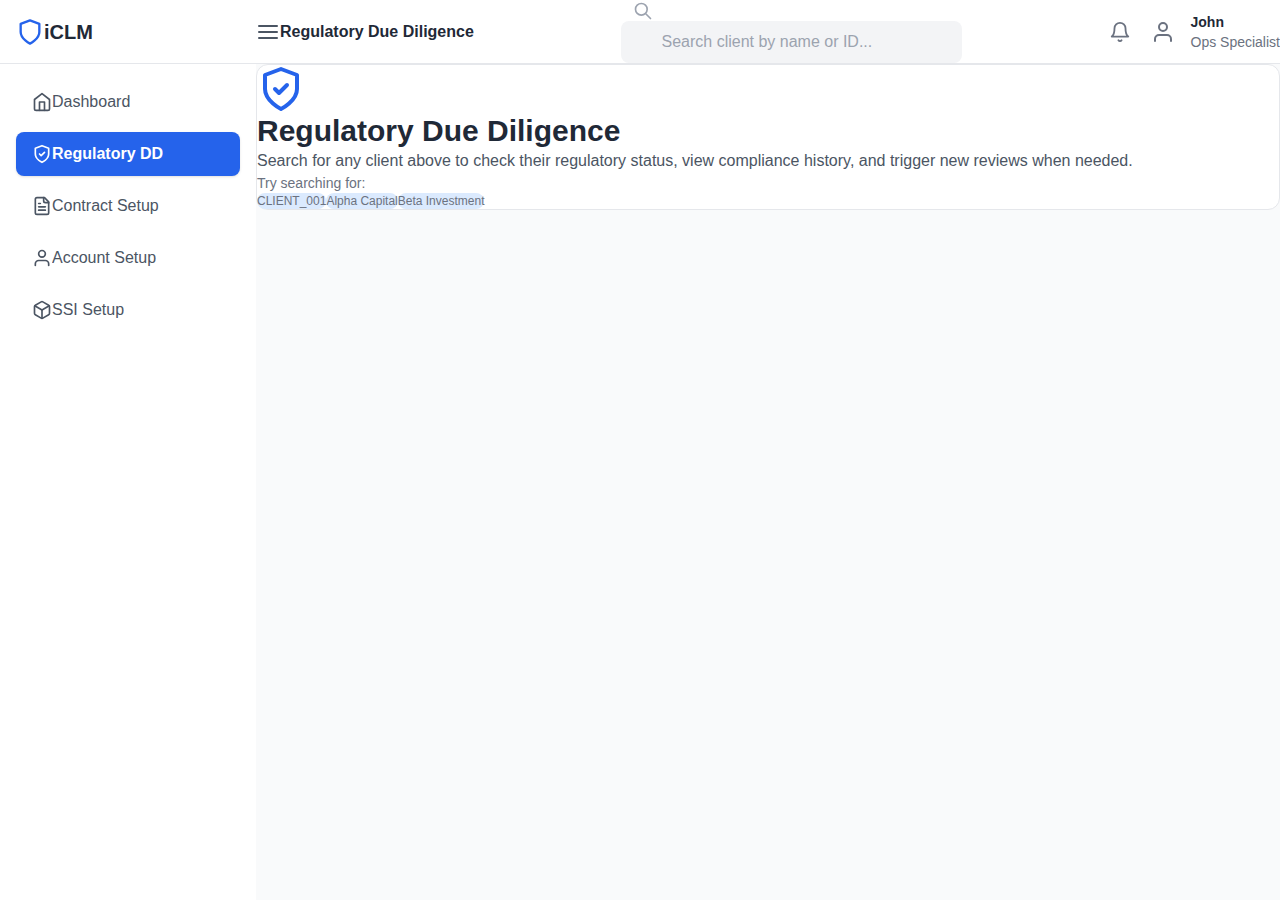
<file: templates/regulatory.html>
<!DOCTYPE html>
<html lang="en">
<head>
    <meta charset="UTF-8">
    <meta name="viewport" content="width=device-width, initial-scale=1.0">
    <title>Regulatory Due Diligence - iCLM</title>
    <link rel="stylesheet" href="/static/css/tailwind.min.css">
    <style>
        body {
            font-family: -apple-system, BlinkMacSystemFont, 'Segoe UI', 'Roboto', 'Helvetica Neue', Arial, sans-serif;
        }
        .sidebar {
            transition: width 0.3s ease;
        }
        .sidebar-icon {
            flex-shrink: 0;
        }
        .sidebar-text {
            white-space: nowrap;
            overflow: hidden;
        }
        .status-complete {
            background-color: #dcfce7;
            color: #166534;
        }
        .status-pending {
            background-color: #fef3c7;
            color: #92400e;
        }
        .status-failed {
            background-color: #fee2e2;
            color: #991b1b;
        }
        .status-not-started {
            background-color: #f3f4f6;
            color: #374151;
        }
        .timeline-step {
            transition: all 0.3s ease;
        }
        .timeline-complete {
            background-color: #10b981;
        }
        .timeline-current {
            background-color: #3b82f6;
            box-shadow: 0 0 0 4px rgba(59, 130, 246, 0.2);
        }
        .timeline-pending {
            background-color: #d1d5db;
        }
        .search-result-card {
            transition: all 0.2s ease;
            cursor: pointer;
        }
        .search-result-card:hover {
            transform: translateY(-2px);
            box-shadow: 0 10px 25px -3px rgba(0, 0, 0, 0.1);
        }
        .border-3 {
            border-width: 3px;
        }
        .progress-step {
            position: relative;
        }
        .progress-line {
            position: absolute;
            top: 50%;
            left: calc(50% + 32px);
            height: 4px;
            width: calc(100% - 64px);
            background: linear-gradient(90deg, transparent 0%, #e5e7eb 50%, #e5e7eb 100%);
            transform: translateY(-50%);
            z-index: 1;
        }
        .progress-line.active {
            background: linear-gradient(90deg, #10b981 0%, #10b981 100%);
        }
        @keyframes pulse-ring {
            0% {
                transform: scale(0.33);
            }
            40%, 50% {
                opacity: 1;
            }
            100% {
                opacity: 0;
                transform: scale(1.2);
            }
        }
        .animate-pulse-ring::before {
            content: '';
            position: absolute;
            top: 50%;
            left: 50%;
            width: 100%;
            height: 100%;
            border: 2px solid;
            border-radius: 50%;
            animation: pulse-ring 1.5s ease-out infinite;
            transform: translate(-50%, -50%);
        }
    </style>
</head>
<body class="bg-gray-50 text-gray-800">
    <div class="flex h-screen">
        <!-- Sidebar -->
        <aside id="sidebar" class="sidebar bg-white w-64 flex flex-col shadow-lg">
            <div class="flex items-center justify-start p-4 border-b h-16">
                <svg xmlns="http://www.w3.org/2000/svg" width="28" height="28" viewBox="0 0 24 24" fill="none" stroke="currentColor" stroke-width="2" stroke-linecap="round" stroke-linejoin="round" class="text-blue-600"><path d="M12 22s8-4 8-10V5l-8-3-8 3v7c0 6 8 10 8 10z"></path></svg>
                <h1 id="sidebar-title" class="text-xl font-bold ml-3 text-gray-800 sidebar-text">iCLM</h1>
            </div>
            <nav class="flex-1 px-4 py-4 space-y-2">
                <a href="/" class="flex items-center px-4 py-2.5 text-gray-600 hover:bg-gray-200 rounded-lg">
                    <svg xmlns="http://www.w3.org/2000/svg" width="20" height="20" viewBox="0 0 24 24" fill="none" stroke="currentColor" stroke-width="2" stroke-linecap="round" stroke-linejoin="round" class="sidebar-icon"><path d="m3 9 9-7 9 7v11a2 2 0 0 1-2 2H5a2 2 0 0 1-2-2z"></path><polyline points="9 22 9 12 15 12 15 22"></polyline></svg>
                    <span class="ml-4 sidebar-text">Dashboard</span>
                </a>
                <a href="/regulatory" class="flex items-center px-4 py-2.5 text-white bg-blue-600 rounded-lg font-semibold shadow">
                    <svg xmlns="http://www.w3.org/2000/svg" width="20" height="20" viewBox="0 0 24 24" fill="none" stroke="currentColor" stroke-width="2" stroke-linecap="round" stroke-linejoin="round" class="sidebar-icon"><path d="M12 22s8-4 8-10V5l-8-3-8 3v7c0 6 8 10 8 10z"></path><path d="m9 12 2 2 4-4"></path></svg>
                    <span class="ml-4 sidebar-text">Regulatory DD</span>
                </a>
                <a href="/contracts" class="flex items-center px-4 py-2.5 text-gray-600 hover:bg-gray-200 rounded-lg">
                    <svg xmlns="http://www.w3.org/2000/svg" width="20" height="20" viewBox="0 0 24 24" fill="none" stroke="currentColor" stroke-width="2" stroke-linecap="round" stroke-linejoin="round" class="sidebar-icon"><path d="M15 2H6a2 2 0 0 0-2 2v16a2 2 0 0 0 2 2h12a2 2 0 0 0 2-2V7Z"></path><path d="M14 2v4a2 2 0 0 0 2 2h4"></path><path d="M10 9H8"></path><path d="M16 13H8"></path><path d="M16 17H8"></path></svg>
                    <span class="ml-4 sidebar-text">Contract Setup</span>
                </a>
                <a href="/accounts" class="flex items-center px-4 py-2.5 text-gray-600 hover:bg-gray-200 rounded-lg">
                    <svg xmlns="http://www.w3.org/2000/svg" width="20" height="20" viewBox="0 0 24 24" fill="none" stroke="currentColor" stroke-width="2" stroke-linecap="round" stroke-linejoin="round" class="sidebar-icon"><path d="M20 21v-2a4 4 0 0 0-4-4H8a4 4 0 0 0-4 4v2"></path><circle cx="12" cy="7" r="4"></circle></svg>
                    <span class="ml-4 sidebar-text">Account Setup</span>
                </a>
                <a href="/ssi" class="flex items-center px-4 py-2.5 text-gray-600 hover:bg-gray-200 rounded-lg">
                    <svg xmlns="http://www.w3.org/2000/svg" width="20" height="20" viewBox="0 0 24 24" fill="none" stroke="currentColor" stroke-width="2" stroke-linecap="round" stroke-linejoin="round" class="sidebar-icon"><path d="M21 16V8a2 2 0 0 0-1-1.73l-7-4a2 2 0 0 0-2 0l-7 4A2 2 0 0 0 3 8v8a2 2 0 0 0 1 1.73l7 4a2 2 0 0 0 2 0l7-4A2 2 0 0 0 21 16z"></path><polyline points="3.29 7 12 12 20.71 7"></polyline><line x1="12" y1="22" x2="12" y2="12"></line></svg>
                    <span class="ml-4 sidebar-text">SSI Setup</span>
                </a>
            </nav>
        </aside>

        <!-- Main Content -->
        <main class="flex-1 flex flex-col overflow-y-auto">
            <!-- Header -->
            <header class="flex items-center justify-between pl-16 pr-8 border-b bg-white shadow-sm h-16">
                <div class="flex items-center space-x-4">
                    <button id="toggle-sidebar" class="text-gray-600 hover:text-gray-800 focus:outline-none">
                        <svg xmlns="http://www.w3.org/2000/svg" width="24" height="24" viewBox="0 0 24 24" fill="none" stroke="currentColor" stroke-width="2" stroke-linecap="round" stroke-linejoin="round"><line x1="3" y1="12" x2="21" y2="12"></line><line x1="3" y1="6" x2="21" y2="6"></line><line x1="3" y1="18" x2="21" y2="18"></line></svg>
                    </button>
                    <h2 class="text-lg font-semibold text-gray-900">Regulatory Due Diligence</h2>
                </div>
                <!-- Global Search like Dashboard -->
                <div class="w-1/3">
                    <div class="relative">
                        <span class="absolute inset-y-0 left-0 flex items-center pl-3">
                            <svg class="w-5 h-5 text-gray-400" viewBox="0 0 24 24" fill="none"><path d="M21 21L15 15M17 10C17 13.866 13.866 17 10 17C6.13401 17 3 13.866 3 10C3 6.13401 6.13401 3 10 3C13.866 3 17 6.13401 17 10Z" stroke="currentColor" stroke-width="2" stroke-linecap="round" stroke-linejoin="round"></path></svg>
                        </span>
                        <input type="text" id="global-search" class="w-full py-2 pl-10 pr-4 text-gray-700 bg-gray-100 border border-transparent rounded-lg focus:outline-none focus:ring-2 focus:ring-blue-500 focus:bg-white" placeholder="Search client by name or ID...">
                    </div>
                </div>
                <div class="flex items-center space-x-5">
                    <button class="text-gray-500 hover:text-gray-800">
                        <svg xmlns="http://www.w3.org/2000/svg" width="22" height="22" viewBox="0 0 24 24" fill="none" stroke="currentColor" stroke-width="2" stroke-linecap="round" stroke-linejoin="round"><path d="M6 8a6 6 0 0 1 12 0c0 7 3 9 3 9H3s3-2 3-9"></path><path d="M10.3 21a1.94 1.94 0 0 0 3.4 0"></path></svg>
                    </button>
                    <div class="flex items-center">
                        <div class="w-10 h-10 rounded-full bg-gray-200 flex items-center justify-center">
                            <svg xmlns="http://www.w3.org/2000/svg" width="24" height="24" viewBox="0 0 24 24" fill="none" stroke="currentColor" stroke-width="2" stroke-linecap="round" stroke-linejoin="round" class="text-gray-500">
                                <path d="M20 21v-2a4 4 0 0 0-4-4H8a4 4 0 0 0-4 4v2"></path>
                                <circle cx="12" cy="7" r="4"></circle>
                            </svg>
                        </div>
                        <div class="ml-3 text-sm">
                            <p class="font-semibold text-gray-800">John</p>
                            <p class="text-gray-500">Ops Specialist</p>
                        </div>
                    </div>
                </div>
            </header>

            <!-- Main Content Area -->
            <div class="flex-1 bg-gray-50 overflow-y-auto">
                <div class="max-w-7xl mx-auto px-8 py-8">

                    <!-- Search Results -->
                    <div id="search-results" class="mb-8 hidden">
                        <div class="bg-white rounded-xl shadow-sm border p-6">
                            <h3 class="text-lg font-semibold text-gray-900 mb-4">Search Results</h3>
                            <div id="search-results-content"></div>
                        </div>
                    </div>

                    <!-- Client Regulatory Status -->
                    <div id="client-status" class="hidden">
                        <!-- Dynamic content will be loaded here -->
                    </div>

                    <!-- Empty State -->
                    <div id="empty-state" class="text-center py-16">
                        <div class="bg-white rounded-xl shadow-sm border p-12">
                            <div class="mx-auto w-24 h-24 bg-blue-50 rounded-full flex items-center justify-center mb-6">
                                <svg xmlns="http://www.w3.org/2000/svg" width="48" height="48" viewBox="0 0 24 24" fill="none" stroke="currentColor" stroke-width="2" stroke-linecap="round" stroke-linejoin="round" class="text-blue-600"><path d="M12 22s8-4 8-10V5l-8-3-8 3v7c0 6 8 10 8 10z"></path><path d="m9 12 2 2 4-4"></path></svg>
                            </div>
                            <h1 class="text-3xl font-bold text-gray-900 mb-4">Regulatory Due Diligence</h1>
                            <p class="text-lg text-gray-600 mb-8 max-w-2xl mx-auto">
                                Search for any client above to check their regulatory status, view compliance history, and trigger new reviews when needed.
                            </p>
                            <div class="flex justify-center space-x-4">
                                <div class="text-sm text-gray-500">
                                    <p class="font-medium mb-2">Try searching for:</p>
                                    <div class="flex space-x-2">
                                        <span class="inline-flex items-center px-3 py-1 rounded-full text-xs font-medium bg-blue-100 text-blue-800 cursor-pointer hover:bg-blue-200" onclick="document.getElementById('global-search').value = 'CLIENT_001'; searchClients();">CLIENT_001</span>
                                        <span class="inline-flex items-center px-3 py-1 rounded-full text-xs font-medium bg-blue-100 text-blue-800 cursor-pointer hover:bg-blue-200" onclick="document.getElementById('global-search').value = 'Alpha Capital'; searchClients();">Alpha Capital</span>
                                        <span class="inline-flex items-center px-3 py-1 rounded-full text-xs font-medium bg-blue-100 text-blue-800 cursor-pointer hover:bg-blue-200" onclick="document.getElementById('global-search').value = 'Beta Investment'; searchClients();">Beta Investment</span>
                                    </div>
                                </div>
                            </div>
                        </div>
                    </div>

                </div>
            </div>
        </main>
    </div>

    <script>
        // Global state
        let currentClient = null;
        let clientWorkflows = [];

        // DOM Elements
        const sidebar = document.getElementById('sidebar');
        const toggleButton = document.getElementById('toggle-sidebar');
        const globalSearchInput = document.getElementById('global-search');
        const searchResultsContainer = document.getElementById('search-results');
        const searchResultsContent = document.getElementById('search-results-content');
        const clientStatusContainer = document.getElementById('client-status');
        const emptyStateContainer = document.getElementById('empty-state');

        // Sidebar functionality
        if (toggleButton) {
            toggleButton.addEventListener('click', () => {
                sidebar.classList.toggle('w-64');
                sidebar.classList.toggle('w-20');
                document.getElementById('sidebar-title').classList.toggle('hidden');
                document.querySelectorAll('.sidebar-text').forEach(text => {
                    text.classList.toggle('hidden');
                });
            });
        }

        // Sample client data
        const sampleClients = [
            {
                client_id: 'CLIENT_001',
                entity_name: 'Alpha Capital Management',
                entity_type: 'hedge_fund',
                jurisdiction: 'US',
                aum_usd: 250000000,
                last_review: '2024-08-15',
                status: 'complete'
            },
            {
                client_id: 'CLIENT_002',
                entity_name: 'Beta Investment Advisors',
                entity_type: 'investment_advisor',
                jurisdiction: 'EU',
                aum_usd: 120000000,
                last_review: '2024-07-22',
                status: 'pending_review'
            },
            {
                client_id: 'CLIENT_003',
                entity_name: 'Gamma Asset Management',
                entity_type: 'asset_manager',
                jurisdiction: 'UK',
                aum_usd: 500000000,
                last_review: null,
                status: 'not_started'
            }
        ];

        // Search functionality
        function searchClients() {
            const query = globalSearchInput.value.trim();
            if (!query) {
                showEmptyState();
                return;
            }

            const results = sampleClients.filter(client =>
                client.client_id.toLowerCase().includes(query.toLowerCase()) ||
                client.entity_name.toLowerCase().includes(query.toLowerCase())
            );

            if (results.length === 0) {
                showNoResults(query);
            } else if (results.length === 1) {
                // Single result - show client status directly
                selectClient(results[0]);
            } else {
                // Multiple results - show search results
                showSearchResults(results);
            }
        }

        function showSearchResults(results) {
            emptyStateContainer.classList.add('hidden');
            clientStatusContainer.classList.add('hidden');
            searchResultsContainer.classList.remove('hidden');

            const resultsHtml = results.map(client => `
                <div class="search-result-card border rounded-lg p-4 mb-3" onclick="selectClient(${JSON.stringify(client).replace(/"/g, '&quot;')})">
                    <div class="flex items-center justify-between">
                        <div>
                            <h4 class="font-semibold text-gray-900">${client.entity_name}</h4>
                            <p class="text-sm text-gray-600">ID: ${client.client_id} • ${client.entity_type} • ${client.jurisdiction}</p>
                            <p class="text-xs text-gray-500">AUM: $${(client.aum_usd / 1000000).toFixed(1)}M</p>
                        </div>
                        <div class="flex items-center space-x-3">
                            <span class="inline-flex items-center px-2.5 py-0.5 rounded-full text-xs font-medium ${getStatusBadgeClass(client.status)}">
                                ${getStatusText(client.status)}
                            </span>
                            <svg xmlns="http://www.w3.org/2000/svg" width="20" height="20" viewBox="0 0 24 24" fill="none" stroke="currentColor" stroke-width="2" stroke-linecap="round" stroke-linejoin="round" class="text-gray-400"><path d="M9 18l6-6-6-6"></path></svg>
                        </div>
                    </div>
                </div>
            `).join('');

            searchResultsContent.innerHTML = resultsHtml;
        }

        function selectClient(client) {
            currentClient = client;
            showClientStatus(client);
        }

        function showClientStatus(client) {
            emptyStateContainer.classList.add('hidden');
            searchResultsContainer.classList.add('hidden');
            clientStatusContainer.classList.remove('hidden');

            // Mock workflow data based on client status
            let workflowHtml = '';
            let actionsHtml = '';

            if (client.status === 'complete') {
                workflowHtml = generateCompleteWorkflowHtml(client);
                actionsHtml = `
                    <div class="flex space-x-3">
                        <button onclick="retriggerReview('${client.client_id}')" class="bg-blue-600 text-white px-4 py-2 rounded-lg hover:bg-blue-700 transition-colors">
                            <svg xmlns="http://www.w3.org/2000/svg" width="16" height="16" viewBox="0 0 24 24" fill="none" stroke="currentColor" stroke-width="2" stroke-linecap="round" stroke-linejoin="round" class="inline mr-2"><path d="M3 12a9 9 0 0 1 9-9 9.75 9.75 0 0 1 6.74 2.74L21 8"></path><path d="M21 3v5h-5"></path><path d="M21 12a9 9 0 0 1-9 9 9.75 9.75 0 0 1-6.74-2.74L3 16"></path><path d="M3 21v-5h5"></path></svg>
                            Retrigger Review
                        </button>
                        <button onclick="downloadReport('${client.client_id}')" class="bg-gray-200 text-gray-700 px-4 py-2 rounded-lg hover:bg-gray-300 transition-colors">
                            <svg xmlns="http://www.w3.org/2000/svg" width="16" height="16" viewBox="0 0 24 24" fill="none" stroke="currentColor" stroke-width="2" stroke-linecap="round" stroke-linejoin="round" class="inline mr-2"><path d="M21 15v4a2 2 0 0 1-2 2H5a2 2 0 0 1-2-2v-4"></path><polyline points="7,10 12,15 17,10"></polyline><line x1="12" y1="15" x2="12" y2="3"></line></svg>
                            Download Report
                        </button>
                    </div>
                `;
            } else if (client.status === 'pending_review') {
                workflowHtml = generatePendingWorkflowHtml(client);
                actionsHtml = `
                    <div class="flex space-x-3">
                        <button onclick="continueReview('${client.client_id}')" class="bg-orange-600 text-white px-4 py-2 rounded-lg hover:bg-orange-700 transition-colors">
                            <svg xmlns="http://www.w3.org/2000/svg" width="16" height="16" viewBox="0 0 24 24" fill="none" stroke="currentColor" stroke-width="2" stroke-linecap="round" stroke-linejoin="round" class="inline mr-2"><path d="M9 18l6-6-6-6"></path></svg>
                            Continue Review
                        </button>
                    </div>
                `;
            } else {
                workflowHtml = generateNotStartedWorkflowHtml(client);
                actionsHtml = `
                    <div class="flex space-x-3">
                        <button onclick="startReview('${client.client_id}')" class="bg-green-600 text-white px-4 py-2 rounded-lg hover:bg-green-700 transition-colors">
                            <svg xmlns="http://www.w3.org/2000/svg" width="16" height="16" viewBox="0 0 24 24" fill="none" stroke="currentColor" stroke-width="2" stroke-linecap="round" stroke-linejoin="round" class="inline mr-2"><path d="M9 18l6-6-6-6"></path></svg>
                            Start Regulatory Review
                        </button>
                    </div>
                `;
            }

            clientStatusContainer.innerHTML = `
                <div class="bg-white rounded-xl shadow-sm border">
                    <!-- Client Header -->
                    <div class="p-6 border-b">
                        <div class="flex items-center justify-between">
                            <div>
                                <h2 class="text-2xl font-bold text-gray-900">${client.entity_name}</h2>
                                <div class="flex items-center space-x-4 mt-2">
                                    <span class="text-sm text-gray-600">ID: ${client.client_id}</span>
                                    <span class="text-sm text-gray-600">${client.entity_type}</span>
                                    <span class="text-sm text-gray-600">${client.jurisdiction}</span>
                                    <span class="text-sm text-gray-600">AUM: $${(client.aum_usd / 1000000).toFixed(1)}M</span>
                                </div>
                            </div>
                            <div class="text-right">
                                <span class="inline-flex items-center px-3 py-1 rounded-full text-sm font-medium ${getStatusBadgeClass(client.status)}">
                                    ${getStatusText(client.status)}
                                </span>
                                ${client.last_review ? `<p class="text-xs text-gray-500 mt-2">Last reviewed: ${formatDate(client.last_review)}</p>` : ''}
                            </div>
                        </div>
                    </div>

                    <!-- Workflow Visualization -->
                    <div class="p-8">
                        ${workflowHtml}
                    </div>

                    <!-- Actions -->
                    <div class="px-6 py-4 border-t bg-gray-50 rounded-b-xl">
                        <div class="flex items-center justify-between">
                            <button onclick="showEmptyState()" class="text-gray-600 hover:text-gray-800 text-sm">
                                ← Back to Search
                            </button>
                            ${actionsHtml}
                        </div>
                    </div>
                </div>
            `;
        }

        function generateCompleteWorkflowHtml(client) {
            const steps = [
                { name: 'Data Import', status: 'complete', icon: '📥' },
                { name: 'Classification', status: 'complete', icon: '⚖️' },
                { name: 'Document Review', status: 'complete', icon: '📄' },
                { name: 'Manual Review', status: 'complete', icon: '👥' },
                { name: 'Client Notification', status: 'complete', icon: '📧' }
            ];

            return generateWorkflowTimeline(steps) + `
                <div class="mt-8 grid grid-cols-1 md:grid-cols-3 gap-6">
                    <div class="bg-green-50 border border-green-200 rounded-lg p-4">
                        <div class="flex items-center">
                            <div class="w-8 h-8 bg-green-500 rounded-full flex items-center justify-center mr-3">
                                <svg xmlns="http://www.w3.org/2000/svg" width="16" height="16" viewBox="0 0 24 24" fill="none" stroke="currentColor" stroke-width="2" stroke-linecap="round" stroke-linejoin="round" class="text-white"><path d="M9 12l2 2 4-4"></path></svg>
                            </div>
                            <div>
                                <p class="text-sm font-medium text-green-800">All Requirements Met</p>
                                <p class="text-xs text-green-600">5 regulations passed</p>
                            </div>
                        </div>
                    </div>
                    <div class="bg-blue-50 border border-blue-200 rounded-lg p-4">
                        <div class="flex items-center">
                            <div class="w-8 h-8 bg-blue-500 rounded-full flex items-center justify-center mr-3">
                                <svg xmlns="http://www.w3.org/2000/svg" width="16" height="16" viewBox="0 0 24 24" fill="none" stroke="currentColor" stroke-width="2" stroke-linecap="round" stroke-linejoin="round" class="text-white"><path d="M15 2H6a2 2 0 0 0-2 2v16a2 2 0 0 0 2 2h12a2 2 0 0 0 2-2V7Z"></path></svg>
                            </div>
                            <div>
                                <p class="text-sm font-medium text-blue-800">Documents Complete</p>
                                <p class="text-xs text-blue-600">12 documents verified</p>
                            </div>
                        </div>
                    </div>
                    <div class="bg-purple-50 border border-purple-200 rounded-lg p-4">
                        <div class="flex items-center">
                            <div class="w-8 h-8 bg-purple-500 rounded-full flex items-center justify-center mr-3">
                                <svg xmlns="http://www.w3.org/2000/svg" width="16" height="16" viewBox="0 0 24 24" fill="none" stroke="currentColor" stroke-width="2" stroke-linecap="round" stroke-linejoin="round" class="text-white"><path d="M21 15a2 2 0 0 1-2 2H7l-4 4V5a2 2 0 0 1 2-2h14a2 2 0 0 1 2 2z"></path></svg>
                            </div>
                            <div>
                                <p class="text-sm font-medium text-purple-800">Client Notified</p>
                                <p class="text-xs text-purple-600">Sent ${formatDate(client.last_review)}</p>
                            </div>
                        </div>
                    </div>
                </div>
            `;
        }

        function generatePendingWorkflowHtml(client) {
            const steps = [
                { name: 'Data Import', status: 'complete', icon: '📥' },
                { name: 'Classification', status: 'complete', icon: '⚖️' },
                { name: 'Document Review', status: 'current', icon: '📄' },
                { name: 'Manual Review', status: 'pending', icon: '👥' },
                { name: 'Client Notification', status: 'pending', icon: '📧' }
            ];

            return generateWorkflowTimeline(steps) + `
                <div class="mt-8 bg-orange-50 border border-orange-200 rounded-lg p-6">
                    <div class="flex items-center">
                        <div class="w-10 h-10 bg-orange-500 rounded-full flex items-center justify-center mr-4">
                            <svg xmlns="http://www.w3.org/2000/svg" width="20" height="20" viewBox="0 0 24 24" fill="none" stroke="currentColor" stroke-width="2" stroke-linecap="round" stroke-linejoin="round" class="text-white"><circle cx="12" cy="12" r="10"></circle><path d="M12 6v6l4 2"></path></svg>
                        </div>
                        <div>
                            <h3 class="text-lg font-semibold text-orange-800">Review In Progress</h3>
                            <p class="text-sm text-orange-700">Currently reviewing documents for regulatory compliance. Manual review pending.</p>
                            <p class="text-xs text-orange-600 mt-1">Started: ${formatDate(client.last_review)}</p>
                        </div>
                    </div>
                </div>
            `;
        }

        function generateNotStartedWorkflowHtml(client) {
            const steps = [
                { name: 'Data Import', status: 'pending', icon: '📥' },
                { name: 'Classification', status: 'pending', icon: '⚖️' },
                { name: 'Document Review', status: 'pending', icon: '📄' },
                { name: 'Manual Review', status: 'pending', icon: '👥' },
                { name: 'Client Notification', status: 'pending', icon: '📧' }
            ];

            return generateWorkflowTimeline(steps) + `
                <div class="mt-8 bg-gray-50 border border-gray-200 rounded-lg p-6">
                    <div class="flex items-center">
                        <div class="w-10 h-10 bg-gray-400 rounded-full flex items-center justify-center mr-4">
                            <svg xmlns="http://www.w3.org/2000/svg" width="20" height="20" viewBox="0 0 24 24" fill="none" stroke="currentColor" stroke-width="2" stroke-linecap="round" stroke-linejoin="round" class="text-white"><circle cx="12" cy="12" r="10"></circle><line x1="12" y1="8" x2="12" y2="12"></line><line x1="12" y1="16" x2="12.01" y2="16"></line></svg>
                        </div>
                        <div>
                            <h3 class="text-lg font-semibold text-gray-800">Regulatory Review Not Started</h3>
                            <p class="text-sm text-gray-700">This client has not undergone regulatory due diligence yet.</p>
                            <p class="text-xs text-gray-600 mt-1">Click "Start Regulatory Review" to begin the process.</p>
                        </div>
                    </div>
                </div>
            `;
        }

        function generateWorkflowTimeline(steps) {
            const completedSteps = steps.filter(s => s.status === 'complete').length;
            const progressPercentage = Math.round((completedSteps / steps.length) * 100);

            return `
                <div class="mb-8">
                    <div class="text-center mb-8">
                        <h3 class="text-2xl font-bold text-gray-900 mb-2">Regulatory Due Diligence Process</h3>
                        <p class="text-gray-600">Track progress through our 5-stage compliance workflow</p>
                    </div>

                    <!-- Progress Timeline with Connected Steps -->
                    <div class="bg-gradient-to-br from-white to-gray-50 border border-gray-200 rounded-xl p-8 mb-6 shadow-sm">

                        <!-- Connected Progress Steps -->
                        <div class="relative mb-12">
                            <!-- Background Progress Line -->
                            <div class="absolute top-8 left-0 right-0 h-2 bg-gray-200 rounded-full mx-8" style="z-index: 1;"></div>

                            <!-- Active Progress Line -->
                            <div class="absolute top-8 left-0 h-2 bg-gradient-to-r from-green-500 to-green-600 rounded-full mx-8 transition-all duration-1000"
                                 style="width: calc(${Math.max(0, (completedSteps - 1) / (steps.length - 1) * 100)}% - 32px); z-index: 2;"></div>

                            <!-- Step Circles and Labels -->
                            <div class="relative flex justify-between" style="z-index: 10;">
                                ${steps.map((step, index) => {
                                    const isComplete = step.status === 'complete';
                                    const isCurrent = step.status === 'current';

                                    return `
                                        <div class="flex flex-col items-center" style="flex: 0 0 auto;">
                                            <!-- Step Circle -->
                                            <div class="w-16 h-16 rounded-full border-4 flex items-center justify-center shadow-lg transition-all duration-500 ${
                                                isComplete
                                                    ? 'bg-green-500 border-green-600 shadow-green-200'
                                                    : isCurrent
                                                        ? 'bg-blue-500 border-blue-600 shadow-blue-200 ring-4 ring-blue-100'
                                                        : 'bg-white border-gray-300 shadow-gray-100'
                                            }">
                                                ${isComplete
                                                    ? `<svg class="w-8 h-8 text-white" fill="none" stroke="currentColor" viewBox="0 0 24 24">
                                                         <path stroke-linecap="round" stroke-linejoin="round" stroke-width="3" d="M5 13l4 4L19 7"></path>
                                                       </svg>`
                                                    : isCurrent
                                                        ? `<div class="w-4 h-4 bg-white rounded-full animate-pulse"></div>`
                                                        : `<span class="text-gray-500 font-bold text-lg">${index + 1}</span>`
                                                }
                                            </div>

                                            <!-- Step Label -->
                                            <div class="text-center mt-4 max-w-20">
                                                <p class="text-sm font-semibold ${
                                                    isComplete ? 'text-green-700' :
                                                    isCurrent ? 'text-blue-700' :
                                                    'text-gray-600'
                                                } mb-2 leading-tight">
                                                    ${step.name}
                                                </p>
                                                <span class="inline-block text-xs px-3 py-1 rounded-full font-medium ${
                                                    isComplete ? 'text-green-700 bg-green-100' :
                                                    isCurrent ? 'text-blue-700 bg-blue-100' :
                                                    'text-gray-500 bg-gray-100'
                                                }">
                                                    ${isComplete ? '✓ Done' : isCurrent ? '⏳ Active' : '⏸ Pending'}
                                                </span>
                                            </div>
                                        </div>
                                    `;
                                }).join('')}
                            </div>
                        </div>

                        <!-- Overall Progress Summary -->
                        <div class="bg-white rounded-lg border border-gray-100 p-6">
                            <div class="flex justify-between items-center mb-4">
                                <div>
                                    <h4 class="text-lg font-semibold text-gray-900">Overall Progress</h4>
                                    <p class="text-sm text-gray-600">${completedSteps} of ${steps.length} stages completed</p>
                                </div>
                                <div class="text-right">
                                    <span class="text-3xl font-bold ${progressPercentage === 100 ? 'text-green-600' : 'text-blue-600'}">${progressPercentage}%</span>
                                    <p class="text-sm text-gray-500">Complete</p>
                                </div>
                            </div>

                            <!-- Enhanced Progress Bar -->
                            <div class="relative">
                                <div class="w-full bg-gray-200 rounded-full h-4 shadow-inner">
                                    <div class="h-4 rounded-full transition-all duration-700 ease-out ${
                                        progressPercentage === 100 ? 'bg-gradient-to-r from-green-500 to-green-600' : 'bg-gradient-to-r from-blue-500 to-blue-600'
                                    }" style="width: ${progressPercentage}%"></div>
                                </div>

                                <!-- Progress Milestones -->
                                <div class="absolute top-0 w-full h-4 flex justify-between items-center">
                                    ${steps.map((_, index) => `
                                        <div class="w-2 h-2 rounded-full ${
                                            index < completedSteps ? 'bg-white' : 'bg-gray-400'
                                        } border-2 ${
                                            index < completedSteps ? 'border-white' : 'border-gray-300'
                                        }" style="margin-left: ${index === 0 ? '0' : '-4px'}; margin-right: ${index === steps.length - 1 ? '0' : '-4px'};"></div>
                                    `).join('')}
                                </div>
                            </div>
                        </div>
                    </div>
                </div>
            `;
        }

        function showNoResults(query) {
            emptyStateContainer.classList.add('hidden');
            clientStatusContainer.classList.add('hidden');
            searchResultsContainer.classList.remove('hidden');

            searchResultsContent.innerHTML = `
                <div class="text-center py-8">
                    <div class="w-16 h-16 bg-gray-100 rounded-full flex items-center justify-center mx-auto mb-4">
                        <svg xmlns="http://www.w3.org/2000/svg" width="24" height="24" viewBox="0 0 24 24" fill="none" stroke="currentColor" stroke-width="2" stroke-linecap="round" stroke-linejoin="round" class="text-gray-400"><circle cx="11" cy="11" r="8"></circle><path d="m21 21-4.35-4.35"></path></svg>
                    </div>
                    <h3 class="text-lg font-medium text-gray-900 mb-2">No clients found</h3>
                    <p class="text-gray-600">No clients match "${query}". Try searching with different terms.</p>
                </div>
            `;
        }

        function showEmptyState() {
            emptyStateContainer.classList.remove('hidden');
            searchResultsContainer.classList.add('hidden');
            clientStatusContainer.classList.add('hidden');
            globalSearchInput.value = '';
            currentClient = null;
        }

        // Utility functions
        function getStatusBadgeClass(status) {
            switch (status) {
                case 'complete': return 'status-complete';
                case 'pending_review': return 'status-pending';
                case 'failed': return 'status-failed';
                default: return 'status-not-started';
            }
        }

        function getStatusText(status) {
            switch (status) {
                case 'complete': return 'Complete';
                case 'pending_review': return 'In Progress';
                case 'failed': return 'Failed';
                default: return 'Not Started';
            }
        }

        function formatDate(dateString) {
            if (!dateString) return 'N/A';
            return new Date(dateString).toLocaleDateString();
        }

        // Action functions
        function retriggerReview(clientId) {
            alert(`Retriggering regulatory review for ${clientId}. This would start a new workflow with updated data from upstream systems.`);
        }

        function downloadReport(clientId) {
            alert(`Downloading regulatory compliance report for ${clientId}.`);
        }

        function continueReview(clientId) {
            alert(`Continuing regulatory review for ${clientId}. This would open the manual review interface.`);
        }

        function startReview(clientId) {
            alert(`Starting regulatory review for ${clientId}. This would begin the 5-step process with data import from System X and Y.`);
        }

        // Event listeners
        globalSearchInput.addEventListener('keypress', (e) => {
            if (e.key === 'Enter') {
                searchClients();
            }
        });

        globalSearchInput.addEventListener('input', (e) => {
            if (e.target.value.trim() === '') {
                showEmptyState();
            }
        });

        // Initialize
        document.addEventListener('DOMContentLoaded', () => {
            showEmptyState();
        });
    </script>
</body>
</html>
</file>
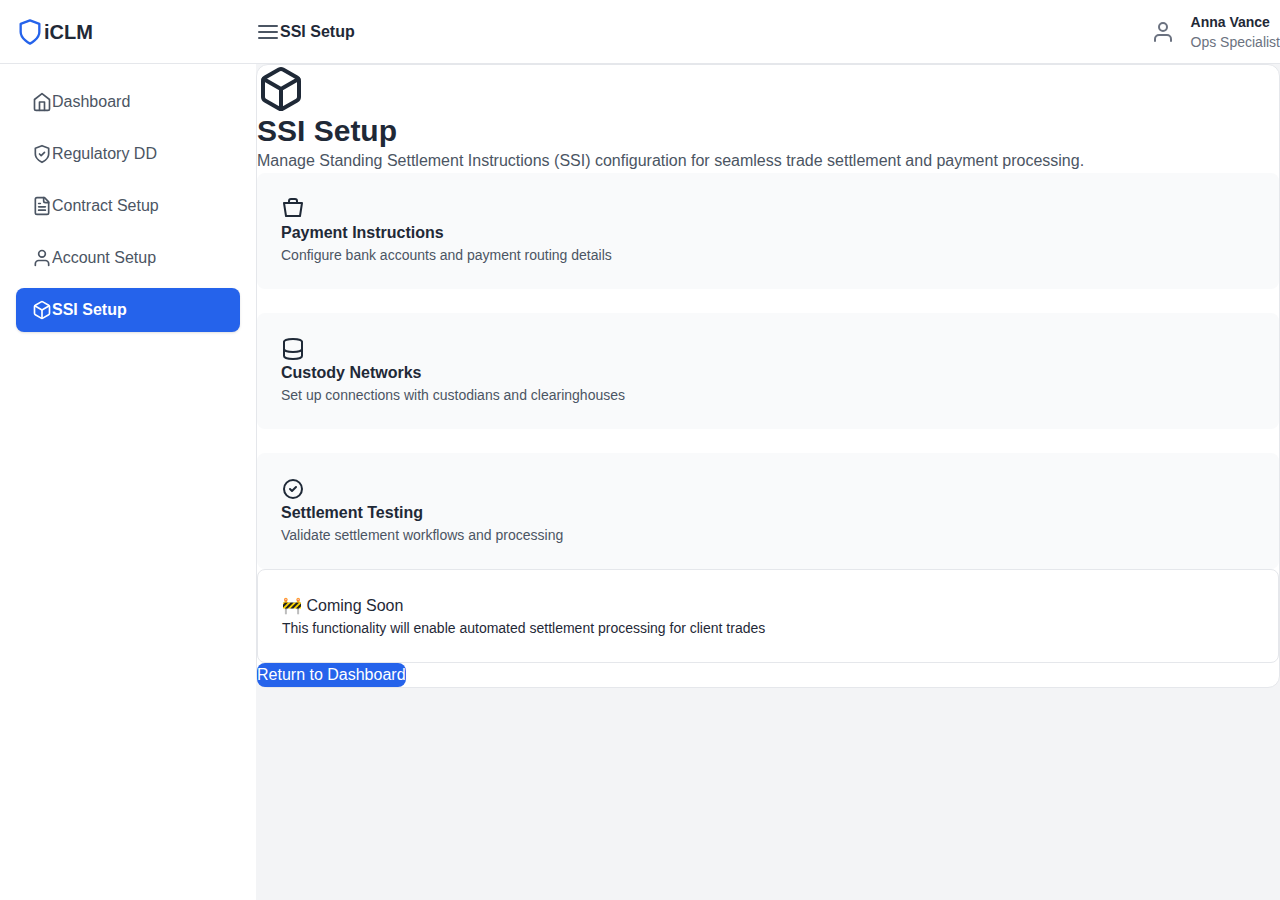
<file: templates/ssi.html>
<!DOCTYPE html>
<html lang="en">
<head>
    <meta charset="UTF-8">
    <meta name="viewport" content="width=device-width, initial-scale=1.0">
    <title>SSI Setup - iCLM</title>
    <link rel="stylesheet" href="/static/css/tailwind.min.css">
    <style>
        body {
            font-family: -apple-system, BlinkMacSystemFont, 'Segoe UI', 'Roboto', 'Helvetica Neue', Arial, sans-serif;
        }
        .sidebar {
            transition: width 0.3s ease;
        }
        .sidebar-icon {
            flex-shrink: 0;
        }
        .sidebar-text {
            white-space: nowrap;
            overflow: hidden;
        }
    </style>
</head>
<body class="bg-gray-50 text-gray-800">
    <div class="flex h-screen">
        <!-- Sidebar -->
        <aside id="sidebar" class="sidebar bg-white w-64 flex flex-col shadow-lg">
            <div class="flex items-center justify-start p-4 border-b h-16">
                <svg xmlns="http://www.w3.org/2000/svg" width="28" height="28" viewBox="0 0 24 24" fill="none" stroke="currentColor" stroke-width="2" stroke-linecap="round" stroke-linejoin="round" class="text-blue-600"><path d="M12 22s8-4 8-10V5l-8-3-8 3v7c0 6 8 10 8 10z"></path></svg>
                <h1 id="sidebar-title" class="text-xl font-bold ml-3 text-gray-800 sidebar-text">iCLM</h1>
            </div>
            <nav class="flex-1 px-4 py-4 space-y-2">
                <a href="/" class="flex items-center px-4 py-2.5 text-gray-600 hover:bg-gray-200 rounded-lg">
                    <svg xmlns="http://www.w3.org/2000/svg" width="20" height="20" viewBox="0 0 24 24" fill="none" stroke="currentColor" stroke-width="2" stroke-linecap="round" stroke-linejoin="round" class="sidebar-icon"><path d="m3 9 9-7 9 7v11a2 2 0 0 1-2 2H5a2 2 0 0 1-2-2z"></path><polyline points="9 22 9 12 15 12 15 22"></polyline></svg>
                    <span class="ml-4 sidebar-text">Dashboard</span>
                </a>
                <a href="/regulatory" class="flex items-center px-4 py-2.5 text-gray-600 hover:bg-gray-200 rounded-lg">
                    <svg xmlns="http://www.w3.org/2000/svg" width="20" height="20" viewBox="0 0 24 24" fill="none" stroke="currentColor" stroke-width="2" stroke-linecap="round" stroke-linejoin="round" class="sidebar-icon"><path d="M12 22s8-4 8-10V5l-8-3-8 3v7c0 6 8 10 8 10z"></path><path d="m9 12 2 2 4-4"></path></svg>
                    <span class="ml-4 sidebar-text">Regulatory DD</span>
                </a>
                <a href="/contracts" class="flex items-center px-4 py-2.5 text-gray-600 hover:bg-gray-200 rounded-lg">
                    <svg xmlns="http://www.w3.org/2000/svg" width="20" height="20" viewBox="0 0 24 24" fill="none" stroke="currentColor" stroke-width="2" stroke-linecap="round" stroke-linejoin="round" class="sidebar-icon"><path d="M15 2H6a2 2 0 0 0-2 2v16a2 2 0 0 0 2 2h12a2 2 0 0 0 2-2V7Z"></path><path d="M14 2v4a2 2 0 0 0 2 2h4"></path><path d="M10 9H8"></path><path d="M16 13H8"></path><path d="M16 17H8"></path></svg>
                    <span class="ml-4 sidebar-text">Contract Setup</span>
                </a>
                <a href="/accounts" class="flex items-center px-4 py-2.5 text-gray-600 hover:bg-gray-200 rounded-lg">
                    <svg xmlns="http://www.w3.org/2000/svg" width="20" height="20" viewBox="0 0 24 24" fill="none" stroke="currentColor" stroke-width="2" stroke-linecap="round" stroke-linejoin="round" class="sidebar-icon"><path d="M20 21v-2a4 4 0 0 0-4-4H8a4 4 0 0 0-4 4v2"></path><circle cx="12" cy="7" r="4"></circle></svg>
                    <span class="ml-4 sidebar-text">Account Setup</span>
                </a>
                <a href="/ssi" class="flex items-center px-4 py-2.5 text-white bg-blue-600 rounded-lg font-semibold shadow">
                    <svg xmlns="http://www.w3.org/2000/svg" width="20" height="20" viewBox="0 0 24 24" fill="none" stroke="currentColor" stroke-width="2" stroke-linecap="round" stroke-linejoin="round" class="sidebar-icon"><path d="M21 16V8a2 2 0 0 0-1-1.73l-7-4a2 2 0 0 0-2 0l-7 4A2 2 0 0 0 3 8v8a2 2 0 0 0 1 1.73l7 4a2 2 0 0 0 2 0l7-4A2 2 0 0 0 21 16z"></path><polyline points="3.29 7 12 12 20.71 7"></polyline><line x1="12" y1="22" x2="12" y2="12"></line></svg>
                    <span class="ml-4 sidebar-text">SSI Setup</span>
                </a>
            </nav>
        </aside>

        <!-- Main Content -->
        <main class="flex-1 flex flex-col overflow-y-auto">
            <!-- Header -->
            <header class="flex items-center justify-between pl-16 pr-8 border-b bg-white shadow-sm h-16">
                <div class="flex items-center space-x-4">
                    <button id="toggle-sidebar" class="text-gray-600 hover:text-gray-800 focus:outline-none">
                        <svg xmlns="http://www.w3.org/2000/svg" width="24" height="24" viewBox="0 0 24 24" fill="none" stroke="currentColor" stroke-width="2" stroke-linecap="round" stroke-linejoin="round"><line x1="3" y1="12" x2="21" y2="12"></line><line x1="3" y1="6" x2="21" y2="6"></line><line x1="3" y1="18" x2="21" y2="18"></line></svg>
                    </button>
                    <h2 class="text-lg font-semibold text-gray-900">SSI Setup</h2>
                </div>
                <div class="flex items-center">
                    <div class="w-10 h-10 rounded-full bg-gray-200 flex items-center justify-center">
                        <svg xmlns="http://www.w3.org/2000/svg" width="24" height="24" viewBox="0 0 24 24" fill="none" stroke="currentColor" stroke-width="2" stroke-linecap="round" stroke-linejoin="round" class="text-gray-500">
                            <path d="M20 21v-2a4 4 0 0 0-4-4H8a4 4 0 0 0-4 4v2"></path>
                            <circle cx="12" cy="7" r="4"></circle>
                        </svg>
                    </div>
                    <div class="ml-3 text-sm">
                        <p class="font-semibold text-gray-800">Anna Vance</p>
                        <p class="text-gray-500">Ops Specialist</p>
                    </div>
                </div>
            </header>

            <!-- Main Content Area -->
            <div class="flex-1 bg-gray-100 overflow-y-auto">
                <div class="max-w-7xl mx-auto px-8 py-8">

                    <!-- Coming Soon Card -->
                    <div class="bg-white rounded-xl shadow-sm border p-12 text-center">
                        <div class="mx-auto w-24 h-24 bg-orange-50 rounded-full flex items-center justify-center mb-6">
                            <svg xmlns="http://www.w3.org/2000/svg" width="48" height="48" viewBox="0 0 24 24" fill="none" stroke="currentColor" stroke-width="2" stroke-linecap="round" stroke-linejoin="round" class="text-orange-600"><path d="M21 16V8a2 2 0 0 0-1-1.73l-7-4a2 2 0 0 0-2 0l-7 4A2 2 0 0 0 3 8v8a2 2 0 0 0 1 1.73l7 4a2 2 0 0 0 2 0l7-4A2 2 0 0 0 21 16z"></path><polyline points="3.29 7 12 12 20.71 7"></polyline><line x1="12" y1="22" x2="12" y2="12"></line></svg>
                        </div>
                        <h1 class="text-3xl font-bold text-gray-900 mb-4">SSI Setup</h1>
                        <p class="text-lg text-gray-600 mb-8 max-w-2xl mx-auto">
                            Manage Standing Settlement Instructions (SSI) configuration for seamless trade settlement and payment processing.
                        </p>

                        <!-- Feature Preview -->
                        <div class="grid grid-cols-1 md:grid-cols-3 gap-6 max-w-4xl mx-auto mb-8">
                            <div class="bg-gray-50 p-6 rounded-lg">
                                <div class="w-12 h-12 bg-orange-100 rounded-lg flex items-center justify-center mx-auto mb-4">
                                    <svg xmlns="http://www.w3.org/2000/svg" width="24" height="24" viewBox="0 0 24 24" fill="none" stroke="currentColor" stroke-width="2" stroke-linecap="round" stroke-linejoin="round" class="text-orange-600"><path d="M3 6h18l-2 13H5L3 6Z"></path><path d="M8 6V4a2 2 0 0 1 2-2h4a2 2 0 0 1 2 2v2"></path></svg>
                                </div>
                                <h3 class="font-semibold text-gray-900 mb-2">Payment Instructions</h3>
                                <p class="text-sm text-gray-600">Configure bank accounts and payment routing details</p>
                            </div>

                            <div class="bg-gray-50 p-6 rounded-lg">
                                <div class="w-12 h-12 bg-orange-100 rounded-lg flex items-center justify-center mx-auto mb-4">
                                    <svg xmlns="http://www.w3.org/2000/svg" width="24" height="24" viewBox="0 0 24 24" fill="none" stroke="currentColor" stroke-width="2" stroke-linecap="round" stroke-linejoin="round" class="text-orange-600"><path d="M21 12c0 1.66-4 3-9 3s-9-1.34-9-3"></path><path d="M3 5c0-1.66 4-3 9-3s9 1.34 9 3"></path><path d="M3 5v14c0 1.66 4 3 9 3s9-1.34 9-3V5"></path></svg>
                                </div>
                                <h3 class="font-semibold text-gray-900 mb-2">Custody Networks</h3>
                                <p class="text-sm text-gray-600">Set up connections with custodians and clearinghouses</p>
                            </div>

                            <div class="bg-gray-50 p-6 rounded-lg">
                                <div class="w-12 h-12 bg-orange-100 rounded-lg flex items-center justify-center mx-auto mb-4">
                                    <svg xmlns="http://www.w3.org/2000/svg" width="24" height="24" viewBox="0 0 24 24" fill="none" stroke="currentColor" stroke-width="2" stroke-linecap="round" stroke-linejoin="round" class="text-orange-600"><path d="M9 12l2 2 4-4"></path><circle cx="12" cy="12" r="9"></circle></svg>
                                </div>
                                <h3 class="font-semibold text-gray-900 mb-2">Settlement Testing</h3>
                                <p class="text-sm text-gray-600">Validate settlement workflows and processing</p>
                            </div>
                        </div>

                        <div class="bg-blue-50 border border-blue-200 rounded-lg p-6 mb-6">
                            <p class="text-blue-800 font-medium">🚧 Coming Soon</p>
                            <p class="text-blue-700 text-sm mt-1">This functionality will enable automated settlement processing for client trades</p>
                        </div>

                        <button onclick="window.location.href='/'" class="bg-blue-600 text-white px-6 py-3 rounded-lg hover:bg-blue-700 transition-colors">
                            Return to Dashboard
                        </button>
                    </div>

                </div>
            </div>
        </main>
    </div>

    <script>
        // Sidebar toggle functionality
        const sidebar = document.getElementById('sidebar');
        const toggleButton = document.getElementById('toggle-sidebar');

        if (toggleButton) {
            toggleButton.addEventListener('click', () => {
                sidebar.classList.toggle('w-64');
                sidebar.classList.toggle('w-20');
                document.getElementById('sidebar-title').classList.toggle('hidden');
                document.querySelectorAll('.sidebar-text').forEach(text => {
                    text.classList.toggle('hidden');
                });
            });
        }
    </script>
</body>
</html>
</file>
